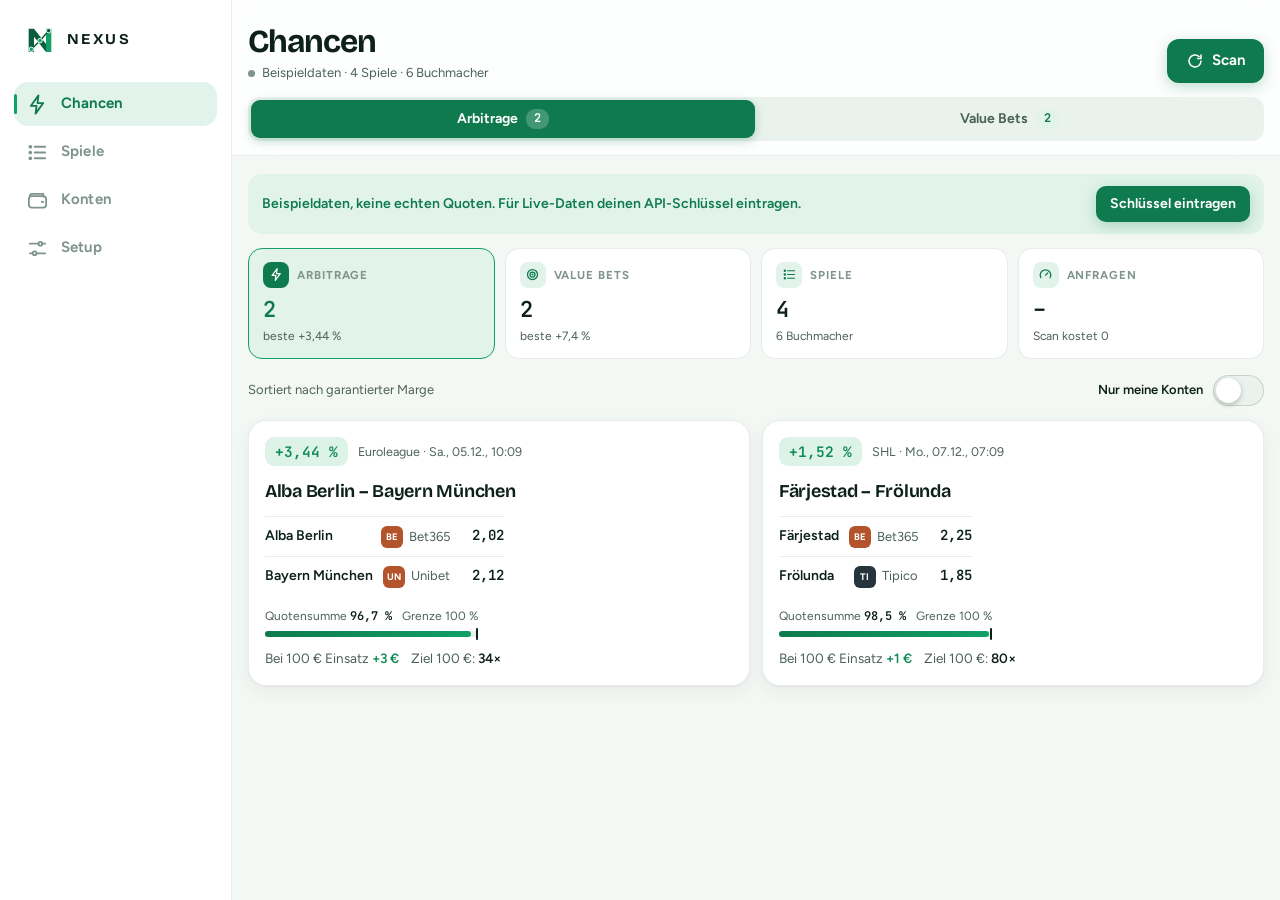
<file: index.html>
<!doctype html>
<html lang="de">
<head>
<meta charset="utf-8">
<meta name="viewport" content="width=device-width, initial-scale=1, viewport-fit=cover">
<meta name="apple-mobile-web-app-capable" content="yes">
<meta name="mobile-web-app-capable" content="yes">
<meta name="apple-mobile-web-app-status-bar-style" content="default">
<meta name="apple-mobile-web-app-title" content="NEXUS">
<meta name="format-detection" content="telephone=no">
<meta name="color-scheme" content="light">
<meta name="theme-color" content="#F4F8F5">
<meta name="description" content="NEXUS scannt echte Live-Quoten nach Arbitrage und Value Bets.">
<title>NEXUS</title>
<link rel="manifest" href="manifest.webmanifest">
<link rel="apple-touch-icon" sizes="180x180" href="icons/apple-touch-icon.png">
<link rel="icon" type="image/png" sizes="32x32" href="icons/favicon-32.png">
<link rel="preconnect" href="https://fonts.googleapis.com">
<link rel="preconnect" href="https://fonts.gstatic.com" crossorigin>
<link rel="stylesheet" href="https://fonts.googleapis.com/css2?family=Bricolage+Grotesque:opsz,wght@12..96,600;12..96,700&family=Figtree:wght@400;500;600;700&family=JetBrains+Mono:wght@500;600&display=swap">

<style>
/* Layout: Tab-Leiste unten auf dem iPhone, Seitenleiste ab Tablet-Breite. Inhalt scrollt in .main, nie im body.
   Richtung: helles Weiß mit Mint-Unterton, tiefes Buchmacher-Grün als einzige Akzentfarbe, Zahlen in Mono. */
:root{--st:0px;--sb:0px;--sl:0px;--sr:0px}
@media (display-mode:standalone){:root{--st:env(safe-area-inset-top,0px);--sb:env(safe-area-inset-bottom,0px);--sl:env(safe-area-inset-left,0px);--sr:env(safe-area-inset-right,0px)}}
html.standalone{--st:env(safe-area-inset-top,0px);--sb:env(safe-area-inset-bottom,0px);--sl:env(safe-area-inset-left,0px);--sr:env(safe-area-inset-right,0px)}
:root{
  --display:"Bricolage Grotesque","Figtree",-apple-system,BlinkMacSystemFont,"Segoe UI",sans-serif;
  --font:"Figtree",-apple-system,BlinkMacSystemFont,"Segoe UI",Roboto,"Helvetica Neue",Arial,sans-serif;
  --mono:"JetBrains Mono",ui-monospace,"SF Mono",SFMono-Regular,Menlo,Consolas,monospace;
  --bg:#F4F8F5; --surface:#FFFFFF; --surface2:#EAF2ED; --glass:rgba(255,255,255,.84);
  --line:rgba(14,52,34,.09); --line2:rgba(14,52,34,.16);
  --fg:#0D2118; --fg2:#4B6157; --fg3:#7F948A;
  --accent:#0E7A4E; --accent2:#12A066; --accent-soft:#E1F3EA; --accent-ring:rgba(18,160,102,.28); --on-accent:#FFFFFF;
  --pos:#0E8A56; --pos-soft:#DDF3E8;
  --neg:#C2382F; --neg-soft:#FBE7E5;
  --warn:#9A6200; --warn-soft:#FBF0D9;
  --shadow:0 1px 2px rgba(13,33,24,.04),0 6px 18px rgba(13,33,24,.05);
  --shadow-hi:0 2px 4px rgba(13,33,24,.05),0 16px 36px rgba(14,122,78,.12);
  --scrim:rgba(9,26,18,.38);
  color-scheme:light;
}
*{box-sizing:border-box}
html,body{height:100%;margin:0;background:var(--bg);color:var(--fg);font:16px/1.45 var(--font);-webkit-text-size-adjust:100%;-webkit-font-smoothing:antialiased;overflow:hidden}
button,input,select{font:inherit;color:inherit}
button{-webkit-tap-highlight-color:transparent;touch-action:manipulation;cursor:pointer}
h1,h2,h3,p{margin:0}
h1,h2{font-family:var(--display);text-wrap:balance}
.num,.mono{font-family:var(--mono);font-variant-numeric:tabular-nums;letter-spacing:-.01em}
.app{height:100%;display:flex;flex-direction:column}
.main{flex:1;min-height:0;overflow-y:auto;-webkit-overflow-scrolling:touch;overscroll-behavior-y:contain;padding-top:var(--st)}
.wrap{width:100%;max-width:1080px;margin:0 auto;padding-left:max(16px,var(--sl));padding-right:max(16px,var(--sr))}
.top{position:sticky;top:0;z-index:20;background:var(--glass);-webkit-backdrop-filter:saturate(160%) blur(20px);backdrop-filter:saturate(160%) blur(20px);border-bottom:1px solid var(--line);padding-top:max(10px,var(--st));margin-top:calc(-1 * var(--st))}
.top-in{padding-top:8px;padding-bottom:14px;display:flex;flex-direction:column;gap:14px}
.title-row{display:flex;align-items:flex-end;justify-content:space-between;gap:12px}
h1{font-size:32px;line-height:36px;font-weight:700;letter-spacing:-.03em}
.sub{margin-top:4px;font-size:13px;color:var(--fg2);min-height:18px;display:flex;align-items:center;gap:7px}
.sub::before{content:"";width:7px;height:7px;border-radius:50%;background:var(--fg3);flex:none}
.sub.live::before{background:var(--accent2);box-shadow:0 0 0 0 var(--accent-ring);animation:pulse 2.2s ease-out infinite}
.sub:empty::before{display:none}
@keyframes pulse{0%{box-shadow:0 0 0 0 var(--accent-ring)}70%{box-shadow:0 0 0 7px rgba(18,160,102,0)}100%{box-shadow:0 0 0 0 rgba(18,160,102,0)}}
.prog{height:3px;background:var(--surface2);border-radius:3px;overflow:hidden}
.prog i{display:block;height:100%;background:linear-gradient(90deg,var(--accent),var(--accent2));transition:width .3s ease}
#view{padding-top:18px;padding-bottom:32px}

/* Navigation */
.nav{order:2;display:flex;background:var(--glass);-webkit-backdrop-filter:saturate(160%) blur(20px);backdrop-filter:saturate(160%) blur(20px);border-top:1px solid var(--line);padding:6px max(8px,var(--sr)) calc(6px + var(--sb)) max(8px,var(--sl));z-index:30}
.brand{display:none}
.nav button{position:relative;flex:1;min-height:50px;display:flex;flex-direction:column;align-items:center;justify-content:center;gap:3px;background:none;border:0;border-radius:14px;color:var(--fg3);font-size:11px;font-weight:650;letter-spacing:.01em;transition:color .18s,background .18s}
.nav button svg{width:23px;height:23px;transition:transform .2s cubic-bezier(.3,1.6,.5,1)}
.nav button:active svg{transform:scale(.86)}
.nav button[aria-current="true"]{color:var(--accent)}
.nav button[aria-current="true"]::after{content:"";position:absolute;top:2px;width:22px;height:3px;border-radius:2px;background:var(--accent2)}
.nav button:focus-visible,.btn:focus-visible,.card:focus-visible,.chip:focus-visible,.icon-btn:focus-visible,.kpi:focus-visible,.sport:focus-visible{outline:2px solid var(--accent2);outline-offset:2px}
@media (min-width:860px){
  .app{flex-direction:row}
  .nav{order:-1;flex-direction:column;justify-content:flex-start;gap:4px;width:232px;flex:none;border-top:0;border-right:1px solid var(--line);padding:calc(24px + var(--st)) 14px 16px max(14px,var(--sl));background:var(--surface)}
  .brand{display:flex;align-items:center;gap:11px;padding:0 10px 22px;font-family:var(--display);font-weight:700;letter-spacing:.16em;font-size:15px}
  .brand i{width:32px;height:32px;display:grid;place-items:center;font-style:normal}
  .brand i svg{width:32px;height:32px}
  .mbrand{display:none!important}
  .nav button{flex:none;flex-direction:row;justify-content:flex-start;gap:12px;min-height:44px;padding:0 12px;font-size:15px}
  .nav button:hover{background:var(--surface2);color:var(--fg)}
  .nav button[aria-current="true"]{background:var(--accent-soft);color:var(--accent)}
  .nav button[aria-current="true"]::after{top:12px;bottom:12px;left:0;width:3px;height:auto}
  .top-in{padding-top:14px}
  .list{grid-template-columns:repeat(2,minmax(0,1fr))!important}
}

/* Controls */
.btn{display:inline-flex;align-items:center;justify-content:center;gap:8px;min-height:44px;padding:0 18px;border:1px solid var(--line2);border-radius:12px;background:var(--surface);font-weight:650;font-size:15px;white-space:nowrap;transition:transform .12s,box-shadow .18s,background .18s,border-color .18s}
.btn:hover{border-color:var(--accent2);box-shadow:0 0 0 3px var(--accent-soft)}
.btn:active{transform:scale(.97)}
.btn.primary{background:var(--accent);border-color:transparent;color:var(--on-accent);box-shadow:0 4px 14px rgba(14,122,78,.25)}
.btn.primary:hover{background:var(--accent2);box-shadow:0 6px 20px rgba(14,122,78,.32)}
.btn.small{min-height:36px;padding:0 13px;font-size:14px;border-radius:10px}
.btn.ghost{background:transparent}
.btn.danger{color:var(--neg)}
.btn.danger:hover{border-color:var(--neg);box-shadow:0 0 0 3px var(--neg-soft)}
.btn[disabled]{opacity:.55;pointer-events:none}
.btn svg{width:18px;height:18px}
.icon-btn{width:40px;height:40px;border-radius:20px;border:0;background:var(--surface2);display:grid;place-items:center;flex:none;transition:background .18s,transform .12s}
.icon-btn:hover{background:var(--accent-soft);color:var(--accent)}
.icon-btn:active{transform:scale(.92)}
.icon-btn svg{width:18px;height:18px}
.seg{display:flex;background:var(--surface2);border-radius:12px;padding:3px;gap:3px}
.seg button{flex:1;min-height:38px;border:0;border-radius:9px;background:none;font-weight:650;font-size:14px;color:var(--fg2);display:flex;align-items:center;justify-content:center;gap:8px;transition:background .2s,color .2s,box-shadow .2s}
.seg button:hover{color:var(--fg)}
.seg button[aria-selected="true"]{background:var(--accent);color:var(--on-accent);box-shadow:0 3px 10px rgba(14,122,78,.28)}
.seg i{font-style:normal;font-family:var(--mono);font-size:12px;padding:1px 8px;border-radius:9px;background:var(--accent-soft);color:var(--accent);transition:background .2s,color .2s}
.seg button[aria-selected="true"] i{background:rgba(255,255,255,.22);color:var(--on-accent)}
.chips{display:flex;gap:8px;overflow-x:auto;padding:2px 0 8px;margin:0 -16px;padding-left:16px;padding-right:16px;scrollbar-width:none;-webkit-overflow-scrolling:touch}
.chips::-webkit-scrollbar{display:none}
.chip{flex:none;min-height:36px;padding:0 14px;border-radius:18px;border:1px solid var(--line2);background:var(--surface);font-size:14px;font-weight:600;color:var(--fg2);transition:all .18s}
.chip:hover{border-color:var(--accent2);color:var(--fg)}
.chip[aria-pressed="true"]{background:var(--accent);border-color:transparent;color:var(--on-accent)}
.field{width:100%;min-height:44px;padding:0 14px;border-radius:11px;border:1px solid var(--line2);background:var(--surface);font-size:16px;outline:none;-webkit-appearance:none;appearance:none;transition:border-color .18s,box-shadow .18s}
.field:focus{border-color:var(--accent2);box-shadow:0 0 0 3px var(--accent-soft)}
select.field{background-image:linear-gradient(45deg,transparent 50%,var(--fg3) 50%),linear-gradient(135deg,var(--fg3) 50%,transparent 50%);background-position:calc(100% - 20px) 19px,calc(100% - 15px) 19px;background-size:5px 5px;background-repeat:no-repeat;padding-right:34px}
.sw{position:relative;display:inline-block;width:51px;height:31px;flex:none}
.sw input{position:absolute;inset:0;opacity:0;margin:0;width:100%;height:100%;cursor:pointer;z-index:1}
.sw span{position:absolute;inset:0;border-radius:16px;background:var(--surface2);border:1px solid var(--line2);transition:background .2s}
.sw span::after{content:"";position:absolute;top:2px;left:2px;width:25px;height:25px;border-radius:50%;background:var(--surface);box-shadow:0 2px 5px rgba(13,33,24,.25);transition:transform .25s cubic-bezier(.3,1.4,.5,1)}
.sw input:checked+span{background:var(--accent2);border-color:transparent}
.sw input:checked+span::after{transform:translateX(20px)}
.sw input:focus-visible+span{outline:2px solid var(--accent2);outline-offset:2px}

/* Übersicht */
.kpis{display:grid;grid-template-columns:repeat(4,minmax(0,1fr));gap:10px;margin-bottom:16px}
@media (max-width:620px){.kpis{grid-template-columns:repeat(2,minmax(0,1fr));gap:8px}.kpi{padding:10px 12px}.kpi b{font-size:19px}}
.kpi{display:flex;flex-direction:column;gap:2px;min-width:0;padding:13px 14px;border-radius:14px;background:var(--surface);border:1px solid var(--line);text-align:left;transition:border-color .18s,box-shadow .18s,transform .12s}
button.kpi:hover{border-color:var(--accent2);box-shadow:var(--shadow-hi)}
button.kpi:active{transform:scale(.98)}
.kpi-h{display:flex;align-items:center;gap:8px;margin-bottom:4px}
.kpi-ic{width:26px;height:26px;border-radius:8px;background:var(--accent-soft);color:var(--accent);display:grid;place-items:center;flex:none;transition:background .18s,color .18s}
.kpi-ic svg{width:15px;height:15px}
.kpi.on .kpi-ic{background:var(--accent);color:var(--on-accent)}
.kpi small{font-size:11.5px;font-weight:700;letter-spacing:.08em;text-transform:uppercase;color:var(--fg3)}
.kpi b{font-family:var(--mono);font-size:22px;font-weight:600;letter-spacing:-.02em;white-space:nowrap;overflow:hidden;text-overflow:ellipsis}
.kpi.on{border-color:var(--accent2);background:var(--accent-soft)}
.kpi.on b{color:var(--accent)}
.kpi em{font-style:normal;font-size:12px;color:var(--fg2)}
.demo{display:flex;align-items:center;justify-content:space-between;gap:12px;flex-wrap:wrap;margin-bottom:14px;padding:12px 14px;border-radius:14px;background:var(--accent-soft);color:var(--accent);font-size:14px;font-weight:600}
.demo span{min-width:0}

/* Karten */
.list{display:grid;grid-template-columns:minmax(0,1fr);gap:12px}
.card{display:flex;flex-direction:column;gap:12px;width:100%;min-width:0;text-align:left;padding:16px;background:var(--surface);border:1px solid var(--line);border-radius:18px;box-shadow:var(--shadow);transition:transform .2s cubic-bezier(.2,.8,.2,1),box-shadow .2s,border-color .2s;animation:rise .4s cubic-bezier(.2,.8,.2,1) both}
.card:hover{transform:translateY(-2px);box-shadow:var(--shadow-hi);border-color:rgba(18,160,102,.35)}
.card:active{transform:scale(.988)}
.list .card:nth-child(2){animation-delay:.04s}.list .card:nth-child(3){animation-delay:.08s}.list .card:nth-child(4){animation-delay:.12s}.list .card:nth-child(n+5){animation-delay:.16s}
@keyframes rise{from{transform:translateY(8px);opacity:.4}to{transform:none;opacity:1}}
.card>span{display:block;min-width:0}
.card-top{display:flex!important;align-items:center;justify-content:space-between;gap:10px}
.meta{font-size:12.5px;color:var(--fg2);overflow:hidden;text-overflow:ellipsis;white-space:nowrap;text-align:right}
.teams{font-family:var(--display);font-size:18px;font-weight:650;letter-spacing:-.015em;overflow-wrap:anywhere}
.badge{display:inline-flex;align-items:center;font-family:var(--mono);font-weight:600;font-size:14.5px;padding:4px 10px;border-radius:9px;background:var(--pos-soft);color:var(--pos);white-space:nowrap}
.badge.acc{background:var(--accent);color:var(--on-accent)}
.legs{display:flex!important;flex-direction:column;gap:0}
.leg{display:grid;grid-template-columns:minmax(0,1fr) auto auto;gap:10px;align-items:baseline;padding:8px 0;border-top:1px solid var(--line);font-size:14px}
.leg-o{font-weight:600;overflow:hidden;text-overflow:ellipsis;white-space:nowrap}
.leg-b{display:flex;align-items:center;gap:6px;color:var(--fg2);font-size:13px;max-width:140px;overflow:hidden;white-space:nowrap}
.leg-b>span{overflow:hidden;text-overflow:ellipsis}
.bk{display:inline-grid;place-items:center;flex:none;width:22px;height:22px;border-radius:6px;font:700 9.5px/1 var(--font);letter-spacing:.02em;color:#FFFFFF}
.bk0{background:#0E7A4E}.bk1{background:#1D6F8C}.bk2{background:#5B4A9E}.bk3{background:#B4542D}.bk4{background:#26343D}.bk5{background:#8A6A12}
.mbrand{display:flex;align-items:center;gap:7px;font-family:var(--display);font-weight:700;font-size:12px;letter-spacing:.18em;color:var(--accent);margin-bottom:2px}
.mbrand svg{width:20px;height:20px}
.leg-p{font-family:var(--mono);font-weight:600;font-variant-numeric:tabular-nums;min-width:44px;text-align:right}
.pbar{display:flex!important;flex-direction:column;gap:6px}
.pbar-l{display:flex;justify-content:space-between;gap:10px;font-size:12px;color:var(--fg2)}
.pbar-l b{font-family:var(--mono);font-weight:600;color:var(--fg)}
.pbar-t{position:relative;height:6px;border-radius:3px;background:var(--surface2);overflow:visible}
.pbar-t i{position:absolute;left:0;top:0;bottom:0;border-radius:3px;background:linear-gradient(90deg,var(--accent),var(--accent2));transform-origin:left;animation:grow .7s cubic-bezier(.2,.8,.2,1) both}
.pbar-t u{position:absolute;top:-3px;bottom:-3px;width:2px;border-radius:1px;background:var(--fg);text-decoration:none}
@keyframes grow{from{transform:scaleX(.2)}to{transform:none}}
.flags{display:flex!important;flex-wrap:wrap;gap:6px}
.flag{font-size:12px;font-weight:650;padding:3px 9px;border-radius:8px;background:var(--warn-soft);color:var(--warn)}
.flag.ok{background:var(--pos-soft);color:var(--pos)}
.kv{display:flex!important;justify-content:space-between;gap:12px;font-size:13.5px;color:var(--fg2)}
.kv b{color:var(--fg);font-weight:600}
.empty{display:flex;flex-direction:column;align-items:center;text-align:center;gap:12px;padding:44px 12px 28px;max-width:440px;margin:0 auto}
.empty .glyph{width:64px;height:64px;border-radius:20px;background:var(--accent-soft);color:var(--accent);display:grid;place-items:center}
.empty .glyph svg{width:30px;height:30px}
.empty h2{font-size:22px;letter-spacing:-.02em}
.empty p{color:var(--fg2);font-size:15px}
.empty .acts{display:flex;gap:10px;flex-wrap:wrap;justify-content:center}
.note{font-size:13.5px;color:var(--fg2);padding:12px 14px;border-radius:12px;background:var(--surface);border:1px solid var(--line)}
.note.warn{background:var(--warn-soft);border-color:transparent;color:var(--warn)}
.bar-info{display:flex;align-items:center;justify-content:space-between;gap:12px;flex-wrap:wrap;margin-bottom:14px;font-size:13px;color:var(--fg2)}
.bar-info label{margin-left:auto;display:flex;align-items:center;gap:10px;font-weight:600;color:var(--fg)}
.errs{margin-bottom:14px}

/* Gruppierte Listen (Einstellungen, Konten) */
.group{margin-bottom:24px}
.group>h3{font-size:11.5px;font-weight:700;letter-spacing:.09em;text-transform:uppercase;color:var(--fg3);padding:0 6px 8px}
.panel{background:var(--surface);border:1px solid var(--line);border-radius:16px;overflow:hidden;box-shadow:var(--shadow)}
.row{display:flex;align-items:center;justify-content:space-between;gap:14px;padding:12px 16px;min-height:58px}
.row+.row{border-top:1px solid var(--line)}
.row.stack{flex-direction:column;align-items:stretch;gap:8px}
.row-t{font-weight:650;font-size:15.5px}
.row-h{font-size:12.5px;color:var(--fg2);margin-top:2px}
.row-c{display:flex;align-items:center;gap:8px;flex:none}
.row-c .field{width:120px;text-align:right}
.row-c select.field{width:auto;min-width:130px;text-align:left}
.row-l{min-width:0}
.hint{font-size:12.5px;color:var(--fg2);padding:8px 8px 0}
.stat{display:grid;grid-template-columns:repeat(auto-fit,minmax(104px,1fr));gap:10px;margin-bottom:18px}
.stat>div{background:var(--surface);border:1px solid var(--line);border-radius:14px;padding:12px 14px;min-width:0}
.stat small{display:block;font-size:11.5px;font-weight:700;letter-spacing:.08em;text-transform:uppercase;color:var(--fg3);margin-bottom:4px}
.stat b{font-size:20px;letter-spacing:-.02em;white-space:nowrap}
.acct{display:grid;grid-template-columns:minmax(0,1fr) 128px 40px;gap:10px;align-items:center;padding:10px 16px}
.acct+.acct{border-top:1px solid var(--line)}
.acct .nm{font-weight:650;overflow:hidden;text-overflow:ellipsis;white-space:nowrap}
.acct .st{font-size:12px;color:var(--fg2)}
.acct .field{text-align:right}
.addrow{display:grid;grid-template-columns:minmax(0,1fr) 120px auto;gap:10px;padding:12px 16px;border-top:1px solid var(--line);align-items:center;background:var(--bg)}
@media (max-width:520px){.addrow{grid-template-columns:1fr 1fr}.addrow .btn{grid-column:1/-1}}

/* Sheet */
#sheetRoot{position:fixed;inset:0;z-index:60;pointer-events:none}
#sheetRoot.open{pointer-events:auto}
.scrim{position:absolute;inset:0;background:var(--scrim);opacity:0;transition:opacity .28s;touch-action:none;-webkit-backdrop-filter:blur(2px);backdrop-filter:blur(2px)}
.open .scrim{opacity:1}
.sheet{position:absolute;left:0;right:0;bottom:0;max-height:92%;max-height:92dvh;display:flex;flex-direction:column;background:var(--bg);border-radius:24px 24px 0 0;transform:translateY(102%);transition:transform .38s cubic-bezier(.2,.85,.2,1);box-shadow:0 -10px 40px rgba(9,26,18,.18)}
.open .sheet{transform:none}
.grab{padding:10px 0 2px;display:flex;justify-content:center;touch-action:none}
.grab .bar{width:38px;height:5px;border-radius:3px;background:var(--fg3);opacity:.45}
.sheet-head{display:flex;align-items:flex-start;justify-content:space-between;gap:12px;padding:8px max(18px,var(--sl)) 12px max(18px,var(--sl))}
.sheet-head h2{font-size:21px;line-height:27px;letter-spacing:-.02em;overflow-wrap:anywhere}
.sheet-head p{font-size:13px;color:var(--fg2);margin-top:2px}
.sheet-body{overflow-y:auto;-webkit-overflow-scrolling:touch;overscroll-behavior:contain;padding:4px max(18px,var(--sl)) calc(24px + var(--sb));display:flex;flex-direction:column;gap:16px}
.sheet-foot{padding:10px 18px calc(12px + var(--sb));border-top:1px solid var(--line);background:var(--surface)}
@media (min-width:860px){
  .sheet{left:auto;top:0;width:min(560px,100%);max-height:none;border-radius:24px 0 0 24px;transform:translateX(102%)}
  .grab{display:none}
  .sheet-head{padding-top:calc(24px + var(--st))}
}
.hero{display:flex;align-items:baseline;justify-content:space-between;gap:12px;flex-wrap:wrap;padding:18px;border-radius:18px;background:var(--surface);border:1px solid var(--line);box-shadow:var(--shadow)}
.hero .big{font-size:34px;font-weight:600;letter-spacing:-.03em;color:var(--pos);font-family:var(--mono)}
.hero .big.neg{color:var(--neg)}
.hero small{color:var(--fg2);font-size:13px}
.leg-card{padding:14px 16px;border-radius:14px;background:var(--surface);border:1px solid var(--line);display:grid;grid-template-columns:minmax(0,1fr) auto;gap:4px 12px;align-items:baseline}
.leg-card .l1{font-weight:700;overflow-wrap:anywhere}
.leg-card .l2{font-size:13px;color:var(--fg2)}
.leg-card .stake{font-family:var(--mono);font-size:21px;font-weight:600;text-align:right;color:var(--accent)}
.leg-card .r2{font-size:12.5px;color:var(--fg2);text-align:right;font-family:var(--mono)}
.tbl-wrap{overflow-x:auto;border-radius:14px;border:1px solid var(--line);background:var(--surface);-webkit-overflow-scrolling:touch}
table{border-collapse:collapse;width:100%;font-size:14px}
th,td{padding:9px 12px;text-align:right;white-space:nowrap;border-top:1px solid var(--line)}
th{font-size:12px;color:var(--fg2);font-weight:650;border-top:0;max-width:130px;overflow:hidden;text-overflow:ellipsis;background:var(--bg)}
th:first-child,td:first-child{text-align:left;position:sticky;left:0;background:var(--surface)}
th:first-child{background:var(--bg)}
tbody tr{transition:background .15s}
tbody tr:hover td{background:var(--accent-soft)}
td.best{color:var(--accent);font-weight:700}
td.mono,td.best{font-family:var(--mono)}
.sec-t{font-size:11.5px;font-weight:700;letter-spacing:.09em;text-transform:uppercase;color:var(--fg3)}
.grid2{display:grid;grid-template-columns:repeat(2,minmax(0,1fr));gap:10px}
.grid2>div{background:var(--surface);border:1px solid var(--line);border-radius:14px;padding:12px 14px}
.grid2 small{display:block;font-size:12px;color:var(--fg2)}
.grid2 b{font-size:18px;font-family:var(--mono);font-weight:600}
.sport-grp{font-size:11.5px;font-weight:700;letter-spacing:.09em;text-transform:uppercase;color:var(--fg3);padding:14px 4px 6px}
.sport{display:flex;align-items:center;justify-content:space-between;gap:12px;width:100%;min-height:48px;padding:0 14px;background:var(--surface);border:0;text-align:left;font-size:15px;transition:background .15s}
.sport:hover{background:var(--bg)}
.sport+.sport{border-top:1px solid var(--line)}
.sport .ck{width:22px;height:22px;border-radius:11px;border:2px solid var(--fg3);display:grid;place-items:center;flex:none;transition:all .2s}
.sport[aria-pressed="true"] .ck{background:var(--accent2);border-color:var(--accent2);color:var(--on-accent)}
.sport .ck svg{width:12px;height:12px;opacity:0;transform:scale(.4);transition:all .2s cubic-bezier(.3,1.6,.5,1)}
.sport[aria-pressed="true"] .ck svg{opacity:1;transform:none}
.toast{position:fixed;left:50%;transform:translateX(-50%);bottom:calc(90px + var(--sb));z-index:90;max-width:min(92vw,460px);padding:12px 16px;border-radius:14px;background:var(--fg);color:var(--surface);font-size:14px;font-weight:600;box-shadow:0 10px 30px rgba(9,26,18,.28);animation:tin .28s cubic-bezier(.2,.8,.2,1)}
@media (min-width:860px){.toast{bottom:28px}}
@keyframes tin{from{opacity:0;transform:translate(-50%,10px)}to{opacity:1;transform:translate(-50%,0)}}
.spin{animation:rot 1s linear infinite}
@keyframes rot{to{transform:rotate(360deg)}}
@media (prefers-reduced-motion:reduce){*{animation:none!important;transition:none!important}}
</style>
</head>
<body>
<noscript>NEXUS benötigt JavaScript.</noscript>
<div class="app" id="app">
  <nav class="nav" id="nav" aria-label="Hauptnavigation"></nav>
  <main class="main" id="main">
    <header class="top" id="top"></header>
    <div class="wrap" id="view"></div>
  </main>
</div>
<div id="sheetRoot"></div>

<script>
/*LOGIC-START*/
const Logic = (() => {
  const norm = s => String(s == null ? '' : s).toLowerCase().replace(/[^a-z0-9]/g, '');
  const sum = a => a.reduce((x, y) => x + y, 0);
  const devig = odds => { const inv = odds.map(o => 1 / o); const s = sum(inv); return inv.map(x => x / s); };
  const median = a => { const b = [...a].sort((x, y) => x - y); const m = b.length >> 1; return b.length % 2 ? b[m] : (b[m - 1] + b[m]) / 2; };
  const isPinnacle = r => norm(r.key).includes('pinnacle');

  function matchName(entryName, book) {
    const a = norm(entryName);
    if (a.length < 3) return false;
    const t = norm(book.title), k = norm(book.key);
    return (t.length >= 3 && (t.includes(a) || a.includes(t))) || (k.length >= 3 && (k.includes(a) || a.includes(k)));
  }
  function balanceOf(balances, book) {
    const hit = balances.find(b => matchName(b.name, book));
    return hit ? Number(hit.balance) || 0 : null;
  }

  /** Gruppiert die Quoten eines Spiels je Markt und Linie. Nur vollständige Märkte kommen durch. */
  function buildGroups(ev, cfg) {
    const want = new Set(cfg.markets);
    const map = new Map();
    for (const bk of ev.bookmakers || []) {
      if (cfg.bookFilter && !cfg.bookFilter(bk)) continue;
      for (const m of bk.markets || []) {
        if (!want.has(m.key)) continue;
        const lines = new Map();
        for (const o of m.outcomes || []) {
          const price = Number(o.price);
          if (!(price > 1)) continue;
          let line = null;
          if (m.key === 'totals') line = o.point;
          else if (m.key === 'spreads') line = (o.name === ev.home_team) ? o.point : -o.point;
          if ((m.key === 'totals' || m.key === 'spreads') && typeof line !== 'number') continue;
          const lk = line === null ? '' : String(line);
          if (!lines.has(lk)) lines.set(lk, { line, prices: {} });
          lines.get(lk).prices[o.name] = price;
        }
        for (const [lk, L] of lines) {
          const gk = m.key + '|' + lk;
          if (!map.has(gk)) map.set(gk, { market: m.key, line: L.line, rows: [] });
          map.get(gk).rows.push({ key: bk.key, title: bk.title, updated: m.last_update || bk.last_update, prices: L.prices });
        }
      }
    }
    const out = [];
    for (const g of map.values()) {
      let names;
      if (g.market === 'h2h') {
        const three = g.rows.some(r => 'Draw' in r.prices);
        names = three ? [ev.home_team, 'Draw', ev.away_team] : [ev.home_team, ev.away_team];
      } else if (g.market === 'totals') names = ['Over', 'Under'];
      else names = [ev.home_team, ev.away_team];
      const rows = g.rows.filter(r => names.every(n => r.prices[n] > 1));
      if (!rows.length) continue;
      out.push({ id: ev.id + '|' + g.market + '|' + (g.line === null ? '' : g.line), eventId: ev.id, market: g.market, line: g.line, names, rows });
    }
    const order = { h2h: 0, totals: 1, spreads: 2 };
    out.sort((a, b) => (order[a.market] - order[b.market]) || ((a.line || 0) - (b.line || 0)));
    return out;
  }

  const upcoming = (ev, cfg) => cfg.includeLive || new Date(ev.commence_time).getTime() > (cfg.now || Date.now());

  function findArbs(events, cfg) {
    const out = [];
    for (const ev of events) {
      if (!upcoming(ev, cfg)) continue;
      for (const g of buildGroups(ev, cfg)) {
        if (g.rows.length < 2) continue;
        const best = g.names.map(n => {
          let b = null;
          for (const r of g.rows) if (!b || r.prices[n] > b.price) b = { name: n, price: r.prices[n], key: r.key, title: r.title, updated: r.updated };
          return b;
        });
        const s = sum(best.map(b => 1 / b.price));
        if (s < 1 - 1e-9) {
          const margin = 1 / s - 1;
          if (margin >= (cfg.minMargin || 0)) out.push({ id: g.id, eventId: ev.id, market: g.market, line: g.line, names: g.names, best, rows: g.rows, sum: s, margin });
        }
      }
    }
    return out.sort((a, b) => b.margin - a.margin);
  }

  /** Value: Quote gegen faire Wahrscheinlichkeit aus Pinnacle (Marge entfernt) oder Marktkonsens. */
  function findValue(events, cfg) {
    const out = [];
    const minConsensus = cfg.minConsensus || 4;
    for (const ev of events) {
      if (!upcoming(ev, cfg)) continue;
      for (const g of buildGroups(ev, cfg)) {
        const pin = g.rows.find(isPinnacle);
        const perBook = new Map(g.rows.map(r => [r, devig(g.names.map(n => r.prices[n]))]));
        for (const r of g.rows) {
          let probs, method, nref;
          if (pin) {
            if (r === pin) continue;
            probs = perBook.get(pin); method = 'pinnacle'; nref = 1;
          } else {
            const others = g.rows.filter(x => x !== r);
            if (others.length < minConsensus - 1) continue;
            const med = g.names.map((_, i) => median(others.map(o => perBook.get(o)[i])));
            const s = sum(med);
            probs = med.map(x => x / s); method = 'consensus'; nref = others.length;
          }
          g.names.forEach((n, i) => {
            const price = r.prices[n];
            const edge = price * probs[i] - 1;
            if (edge >= cfg.minEdge && edge <= (cfg.maxEdge || 1) && price >= (cfg.minOdds || 1.01) && price <= (cfg.maxOdds || 1000)) {
              out.push({
                id: g.id + '|' + n + '|' + r.key, groupId: g.id, eventId: ev.id, market: g.market, line: g.line, names: g.names,
                outcome: n, price, key: r.key, title: r.title, updated: r.updated, p: probs[i], fair: 1 / probs[i], edge,
                kelly: kelly(probs[i], price), method, nref, rows: g.rows
              });
            }
          });
        }
      }
    }
    return out.sort((a, b) => b.edge - a.edge);
  }

  function kelly(p, o) { const f = (p * o - 1) / (o - 1); return f > 0 ? f : 0; }
  function roundStake(s) { return s >= 10 ? Math.round(s) : Math.round(s * 2) / 2; }
  function kellyStake(bankroll, f, fraction, maxPct, balance) {
    if (!(bankroll > 0)) return null;
    let s = bankroll * f * fraction;
    s = Math.min(s, bankroll * maxPct);
    if (balance != null) s = Math.min(s, balance);
    return Math.max(0, s);
  }
  function arbStakes(total, best, round) {
    const s = sum(best.map(b => 1 / b.price));
    const ideal = best.map(b => total * (1 / b.price) / s);
    const stakes = round ? ideal.map(x => Math.max(0, Math.round(x))) : ideal;
    const spent = sum(stakes);
    const payouts = stakes.map((x, i) => x * best[i].price);
    const minPay = Math.min(...payouts);
    return { stakes, spent, payouts, minPay, profit: minPay - spent, roi: spent > 0 ? (minPay - spent) / spent : 0 };
  }
  function maxTotal(best, balOf) {
    const s = sum(best.map(b => 1 / b.price));
    let m = Infinity, unknown = false;
    for (const b of best) {
      const bal = balOf(b);
      if (bal == null) { unknown = true; continue; }
      m = Math.min(m, bal * s * b.price);
    }
    return { max: Number.isFinite(m) ? m : null, unknown };
  }
  return { norm, devig, median, matchName, balanceOf, buildGroups, findArbs, findValue, kelly, kellyStake, roundStake, arbStakes, maxTotal };
})();
/*LOGIC-END*/
</script>

<script>
(() => {
'use strict';
const $ = s => document.querySelector(s);
const esc = s => String(s == null ? '' : s).replace(/[&<>"']/g, c => ({ '&': '&amp;', '<': '&lt;', '>': '&gt;', '"': '&quot;', "'": '&#39;' }[c]));

/* ---------- Speicher ---------- */
const store = {
  get(k, d) { try { const v = localStorage.getItem('nexus.' + k); return v == null ? d : JSON.parse(v); } catch (e) { return d; } },
  set(k, v) { try { localStorage.setItem('nexus.' + k, JSON.stringify(v)); return true; } catch (e) { return false; } },
  del(k) { try { localStorage.removeItem('nexus.' + k); } catch (e) {} }
};
const DEFAULTS = {
  apiKey: '', regions: ['eu', 'uk'], markets: ['h2h'], days: 3, sports: [], includeLive: false, autoMin: 0,
  minArb: 0, minEdge: 3, kelly: 0.25, maxStake: 5, bankroll: 0, onlyMine: false, roundStakes: true, arbTotal: 100, goal: 100,
  tg: { token: '', chat: '', enabled: false, arb: true, value: true }
};
const merge = (d, s) => { const o = Array.isArray(d) ? [...d] : { ...d }; for (const k in (s || {})) { o[k] = (d[k] && typeof d[k] === 'object' && !Array.isArray(d[k])) ? merge(d[k], s[k]) : s[k]; } return o; };

const S = {
  tab: 'chancen', seg: 'arb', sheet: null, scanning: false, progress: null,
  settings: merge(DEFAULTS, store.get('settings', {})),
  balances: store.get('balances', []),
  sports: store.get('sports', []),
  scan: store.get('scan', null),
  quota: store.get('quota', null),
  analysis: { arbs: [], values: [], books: [] },
  evById: new Map(), evCache: new Map(), evq: '', evLeague: 'all', leagueQ: '', keyStatus: '', tgStatus: '', chatStatus: ''
};
const saveSettings = () => store.set('settings', S.settings);
const saveBalances = () => store.set('balances', S.balances);

/* ---------- Formatierung ---------- */
const nfs = {};
const nf = (v, d = 2) => (nfs[d] || (nfs[d] = new Intl.NumberFormat('de-AT', { minimumFractionDigits: d, maximumFractionDigits: d }))).format(v);
/* Beträge in ganzen Euro. Zwischen 0 und 1 € steht „unter 1 €“, damit kein Gewinn als 0 € erscheint. */
const eur = v => { const r = Math.round(v); return r === 0 && v > 0 ? 'unter 1 €' : nf(r, 0) + ' €'; };
const eurc = eur;
const pct = (v, d = 2) => nf(v * 100, d) + ' %';
const odds = o => nf(o, 2);
const parseNum = s => {
  let t = String(s).trim().replace(/\s/g, '');
  if (t.includes(',') && t.includes('.')) t = t.replace(/\./g, '').replace(',', '.');
  else t = t.replace(',', '.');
  const n = parseFloat(t);
  return Number.isFinite(n) ? n : NaN;
};
const kickoff = iso => new Date(iso).toLocaleString('de-AT', { weekday: 'short', day: '2-digit', month: '2-digit', hour: '2-digit', minute: '2-digit' });
const until = iso => {
  const m = Math.round((new Date(iso).getTime() - Date.now()) / 60000);
  if (m <= 0) return 'läuft';
  if (m < 60) return 'in ' + m + ' Min';
  if (m < 48 * 60) return 'in ' + Math.floor(m / 60) + ' Std ' + (m % 60 ? (m % 60) + ' Min' : '');
  return 'in ' + Math.round(m / 1440) + ' Tagen';
};
const agoMs = t => Date.now() - (typeof t === 'number' ? t : new Date(t).getTime());
const ago = t => {
  const m = Math.floor(agoMs(t) / 60000);
  if (m < 1) return 'gerade eben';
  if (m < 60) return 'vor ' + m + ' Min';
  if (m < 1440) return 'vor ' + Math.floor(m / 60) + ' Std';
  return 'vor ' + Math.floor(m / 1440) + ' Tagen';
};

/* ---------- Icons ---------- */
const I = {
  bolt: '<svg viewBox="0 0 24 24" fill="none" stroke="currentColor" stroke-width="1.9" stroke-linecap="round" stroke-linejoin="round"><path d="M13 2.5 5 13.5h6l-1 8 8-11h-6z"/></svg>',
  list: '<svg viewBox="0 0 24 24" fill="none" stroke="currentColor" stroke-width="1.9" stroke-linecap="round" stroke-linejoin="round"><path d="M9 6h11M9 12h11M9 18h11"/><circle cx="4.5" cy="6" r="1"/><circle cx="4.5" cy="12" r="1"/><circle cx="4.5" cy="18" r="1"/></svg>',
  wallet: '<svg viewBox="0 0 24 24" fill="none" stroke="currentColor" stroke-width="1.9" stroke-linecap="round" stroke-linejoin="round"><path d="M4 7.5A2.5 2.5 0 0 1 6.5 5H18v3"/><rect x="3" y="7.5" width="18" height="12" rx="3"/><path d="M16.5 13.5h1.5"/></svg>',
  sliders: '<svg viewBox="0 0 24 24" fill="none" stroke="currentColor" stroke-width="1.9" stroke-linecap="round" stroke-linejoin="round"><path d="M4 7h9M17 7h3M4 17h3M11 17h9"/><circle cx="15" cy="7" r="2"/><circle cx="9" cy="17" r="2"/></svg>',
  scan: '<svg viewBox="0 0 24 24" fill="none" stroke="currentColor" stroke-width="2" stroke-linecap="round" stroke-linejoin="round"><path d="M20 12a8 8 0 1 1-2.6-5.9"/><path d="M20 4v4.5h-4.5"/></svg>',
  x: '<svg viewBox="0 0 24 24" fill="none" stroke="currentColor" stroke-width="2.2" stroke-linecap="round"><path d="M6 6l12 12M18 6 6 18"/></svg>',
  check: '<svg viewBox="0 0 24 24" fill="none" stroke="currentColor" stroke-width="3.4" stroke-linecap="round" stroke-linejoin="round"><path d="M5 12.5l4.5 4.5L19 7.5"/></svg>',
  trash: '<svg viewBox="0 0 24 24" fill="none" stroke="currentColor" stroke-width="1.9" stroke-linecap="round" stroke-linejoin="round"><path d="M4 7h16M9 7V4.5h6V7M6.5 7l1 13h9l1-13"/></svg>'
};

const MARK = '<svg viewBox="0 0 48 48" aria-hidden="true"><path fill="#0B5E3C" d="M7 7h8l18 23v12L15 19v23H7z"/><path fill="#12A066" d="M33 7h8v35h-8z"/><path d="M11 38 24 25 37 10" fill="none" stroke="#0B5E3C" stroke-width="2.2" stroke-linecap="round"/><circle cx="11" cy="38" r="3.4" fill="#12A066" stroke="#fff" stroke-width="1.4"/><circle cx="24" cy="25" r="3.4" fill="#12A066" stroke="#fff" stroke-width="1.4"/><circle cx="37" cy="10" r="3.4" fill="#0B5E3C" stroke="#fff" stroke-width="1.4"/></svg>';
I.target = '<svg viewBox="0 0 24 24" fill="none" stroke="currentColor" stroke-width="2" stroke-linecap="round"><circle cx="12" cy="12" r="8"/><circle cx="12" cy="12" r="4"/><circle cx="12" cy="12" r=".6" fill="currentColor"/></svg>';
I.gauge = '<svg viewBox="0 0 24 24" fill="none" stroke="currentColor" stroke-width="2" stroke-linecap="round" stroke-linejoin="round"><path d="M4.5 17a8.5 8.5 0 1 1 15 0"/><path d="M12 13l3.5-3.5"/></svg>';
/* Buchmacher-Kürzel mit fester Farbe je Name */
function bkChip(title) {
  const t = String(title || ''), w = t.replace(/[^A-Za-z0-9 ]/g, '').trim().split(/\s+/);
  const ab = (w.length > 1 ? w[0][0] + w[1][0] : t.replace(/[^A-Za-z0-9]/g, '').slice(0, 2)).toUpperCase();
  let h = 0; for (const c of t) h = (h * 31 + c.charCodeAt(0)) >>> 0;
  return '<i class="bk bk' + (h % 6) + '" aria-hidden="true">' + esc(ab) + '</i>';
}

/* ---------- Labels ---------- */
const GROUPS = { 'Soccer': 'Fußball', 'Ice Hockey': 'Eishockey', 'Mixed Martial Arts': 'MMA', 'Boxing': 'Boxen', 'Aussie Rules': 'Australian Football', 'Rugby League': 'Rugby League', 'Rugby Union': 'Rugby Union' };
const grpName = g => GROUPS[g] || g;
const mkLabel = (g) => g.market === 'h2h' ? (g.names.length === 3 ? 'Spielausgang (1X2)' : 'Sieger') : g.market === 'totals' ? 'Über/Unter ' + nf(g.line, 1) : 'Handicap ' + (g.line > 0 ? '+' : '') + nf(g.line, 1);
const sign = v => (v > 0 ? '+' : '') + nf(v, 1);
function outLabel(item, name, ev) {
  if (item.market === 'h2h') return name === 'Draw' ? 'Unentschieden' : name;
  if (item.market === 'totals') return (name === 'Over' ? 'Über ' : 'Unter ') + nf(item.line, 1);
  const pt = name === ev.home_team ? item.line : -item.line;
  return name + ' ' + sign(pt);
}
const evOf = id => S.evById.get(id);
const evTitle = ev => ev ? esc(ev.home_team) + ' – ' + esc(ev.away_team) : '';

/* ---------- Berechnung ---------- */
const bankroll = () => { const s = S.balances.reduce((a, b) => a + (Number(b.balance) || 0), 0); return s > 0 ? s : (S.settings.bankroll || 0); };
const balanceFor = b => Logic.balanceOf(S.balances, { key: b.key, title: b.title });
const cost = () => S.settings.sports.length * S.settings.markets.length * S.settings.regions.length;

function groupsOf(ev) {
  if (!S.evCache.has(ev.id)) S.evCache.set(ev.id, Logic.buildGroups(ev, { markets: S.scan.params.markets }));
  return S.evCache.get(ev.id);
}
function analyze() {
  const sc = S.scan, st = S.settings;
  S.evById = new Map(); S.evCache = new Map();
  if (!sc) { S.analysis = { arbs: [], values: [], books: [] }; return; }
  for (const ev of sc.events) S.evById.set(ev.id, ev);
  const mine = S.balances;
  const bookFilter = (st.onlyMine && mine.length) ? (b => mine.some(x => Logic.matchName(x.name, b))) : null;
  const cfg = { markets: sc.params.markets, bookFilter, includeLive: st.includeLive, now: Date.now(), minMargin: Math.max(0, st.minArb) / 100, minEdge: Math.max(0, st.minEdge) / 100, maxEdge: 0.25, minOdds: 1.3, maxOdds: 8, minConsensus: 4 };
  const arbs = Logic.findArbs(sc.events, cfg);
  const values = Logic.findValue(sc.events, cfg);
  const books = [...new Set(sc.events.flatMap(e => (e.bookmakers || []).map(b => b.title)))].sort((a, b) => a.localeCompare(b, 'de'));
  S.analysis = { arbs, values, books };
}

/* ---------- API ---------- */
const API = 'https://api.the-odds-api.com/v4';
const num = v => { const n = parseFloat(v); return Number.isFinite(n) ? n : null; };
/* Unterscheidet, warum fetch scheitert: kein Netz, Claude-Vorschau (dort ist Internet gesperrt) oder Sperre durch Browser/Server. */
function netError(e) {
  let framed = false; try { framed = window.self !== window.top; } catch (x) { framed = true; }
  if (navigator.onLine === false) return 'Kein Internet. Prüfe WLAN oder mobile Daten.';
  if (framed || /claude|anthropic/i.test(location.hostname)) return 'In der Claude-Vorschau darf NEXUS nicht ins Internet. Öffne marcuspad03.github.io/nexus in Safari.';
  return 'Die Odds-API hat nicht geantwortet (' + (e && e.message ? e.message : 'Netzwerkfehler') + '). Prüfe den Schlüssel und versuche es in einer Minute erneut.';
}
function apiError(status, msg) {
  if (status === 401) return /USAGE|credit|quota/i.test(msg) ? 'Dein Anfragen-Kontingent bei the-odds-api.com ist aufgebraucht.' : 'API-Schlüssel ungültig oder deaktiviert.';
  if (status === 429) return 'Zu viele Anfragen in kurzer Zeit. Bitte einen Moment warten.';
  if (status === 422) return 'Ein gewählter Markt oder eine Region ist für diese Liga nicht verfügbar.';
  if (status === 404) return 'Liga nicht gefunden.';
  return 'API-Fehler ' + status + (msg ? ': ' + msg : '');
}
async function api(path, params) {
  const url = new URL(API + path);
  url.searchParams.set('apiKey', S.settings.apiKey.trim());
  for (const [k, v] of Object.entries(params || {})) url.searchParams.set(k, v);
  let res;
  try { res = await fetch(url.toString()); }
  catch (e) { const err = new Error(netError(e)); err.fatal = true; throw err; }
  const quota = { remaining: num(res.headers.get('x-requests-remaining')), used: num(res.headers.get('x-requests-used')) };
  if (!res.ok) {
    let msg = ''; try { msg = (await res.json()).message || ''; } catch (e) {}
    const err = new Error(apiError(res.status, msg)); err.status = res.status; err.fatal = res.status === 401 || res.status === 429; throw err;
  }
  return { data: await res.json(), quota };
}
function setQuota(q) {
  if (!q || (q.remaining == null && q.used == null)) return;
  S.quota = { ...q, ts: Date.now() }; store.set('quota', S.quota);
}
const PREFERRED = ['soccer_austria_bundesliga', 'soccer_germany_bundesliga', 'soccer_epl', 'soccer_uefa_champs_league', 'soccer_uefa_europa_league', 'soccer_spain_la_liga', 'soccer_italy_serie_a', 'soccer_france_ligue_one'];
async function loadSports() {
  const { data, quota } = await api('/sports/');
  setQuota(quota);
  S.sports = data.filter(s => s.active && !/_winner$/.test(s.key)).map(s => ({ key: s.key, group: s.group, title: s.title }))
    .sort((a, b) => grpName(a.group).localeCompare(grpName(b.group), 'de') || a.title.localeCompare(b.title, 'de'));
  store.set('sports', S.sports);
  const valid = new Set(S.sports.map(s => s.key));
  S.settings.sports = S.settings.sports.filter(k => valid.has(k));
  if (!S.settings.sports.length) S.settings.sports = PREFERRED.filter(k => valid.has(k));
  saveSettings();
  return data.length;
}

async function scan(auto) {
  if (S.scanning) return;
  const st = S.settings;
  if (!st.apiKey.trim()) { if (!auto) { toast('Trage zuerst deinen API-Schlüssel ein.'); go('setup'); } return; }
  if (!st.sports.length) { if (!auto) { toast('Wähle zuerst Ligen aus.'); openSheet({ type: 'leagues' }); } return; }
  S.scanning = true; S.progress = { done: 0, total: st.sports.length, name: '' }; renderTop(); renderView();
  const events = [], errors = [];
  let remaining = null, used = null;
  const to = new Date(Date.now() + st.days * 864e5).toISOString().replace(/\.\d{3}Z$/, 'Z');
  const queue = [...st.sports];
  const titleOf = k => (S.sports.find(s => s.key === k) || {}).title || k;
  async function worker() {
    while (queue.length) {
      const key = queue.shift();
      S.progress.name = titleOf(key);
      try {
        const { data, quota } = await api('/sports/' + encodeURIComponent(key) + '/odds/', { regions: st.regions.join(','), markets: st.markets.join(','), oddsFormat: 'decimal', dateFormat: 'iso', commenceTimeTo: to });
        if (quota.remaining != null) remaining = remaining == null ? quota.remaining : Math.min(remaining, quota.remaining);
        if (quota.used != null) used = used == null ? quota.used : Math.max(used, quota.used);
        for (const ev of data) if (ev.bookmakers && ev.bookmakers.length) events.push({ id: ev.id, sport_key: ev.sport_key, sport_title: ev.sport_title || titleOf(key), commence_time: ev.commence_time, home_team: ev.home_team, away_team: ev.away_team, bookmakers: ev.bookmakers });
      } catch (e) {
        errors.push({ sport: titleOf(key), msg: e.message });
        if (e.fatal) queue.length = 0;
      }
      S.progress.done++; renderTop();
    }
  }
  await Promise.all([worker(), worker(), worker()]);
  S.scanning = false; S.progress = null;
  if (remaining != null || used != null) setQuota({ remaining, used });
  const ok = st.sports.length - errors.length > 0 || events.length > 0;
  if (ok) {
    events.sort((a, b) => new Date(a.commence_time) - new Date(b.commence_time));
    S.scan = { ts: Date.now(), events, errors, cost: cost(), params: { regions: [...st.regions], markets: [...st.markets], days: st.days, sports: [...st.sports] } };
    if (!store.set('scan', S.scan)) store.del('scan');
    analyze();
  } else {
    S.scan = S.scan ? { ...S.scan, errors } : null;
  }
  render();
  if (!ok) toast(errors[0] ? errors[0].msg : 'Scan fehlgeschlagen.');
  else { toast(S.analysis.arbs.length + ' Arbitrage · ' + S.analysis.values.length + ' Value Bets'); notifyTelegram(); }
}

/* ---------- Telegram ---------- */
async function tgSend(text) {
  const tg = S.settings.tg;
  const body = new URLSearchParams({ chat_id: tg.chat.trim(), text, parse_mode: 'HTML', disable_web_page_preview: 'true' });
  let res;
  try { res = await fetch('https://api.telegram.org/bot' + tg.token.trim() + '/sendMessage', { method: 'POST', body }); }
  catch (e) { throw new Error('Telegram nicht erreichbar.'); }
  let j = {}; try { j = await res.json(); } catch (e) {}
  if (!res.ok || !j.ok) throw new Error(j.description || ('Telegram-Fehler ' + res.status));
}
function arbMsg(a) {
  const ev = evOf(a.eventId); const r = Logic.arbStakes(S.settings.arbTotal, a.best, S.settings.roundStakes);
  const legs = a.best.map((b, i) => '• ' + esc(outLabel(a, b.name, ev)) + ' @ ' + odds(b.price) + ' – ' + esc(b.title) + ' → ' + eur(r.stakes[i])).join('\n');
  return '<b>NEXUS · Arbitrage +' + pct(a.margin) + '</b>\n' + esc(ev.home_team) + ' – ' + esc(ev.away_team) + '\n' + esc(ev.sport_title) + ' · ' + esc(kickoff(ev.commence_time)) + '\n\n' + legs + '\n\nBei ' + eur(r.spent) + ' Einsatz: Gewinn ' + eurc(r.profit);
}
function valueMsg(v) {
  const ev = evOf(v.eventId); const rec = stakeRec(v);
  return '<b>NEXUS · Value +' + pct(v.edge, 1) + '</b>\n' + esc(ev.home_team) + ' – ' + esc(ev.away_team) + '\n' + esc(ev.sport_title) + ' · ' + esc(kickoff(ev.commence_time)) + '\n\n' + esc(outLabel(v, v.outcome, ev)) + ' @ ' + odds(v.price) + ' – ' + esc(v.title) + '\nFair-Quote ' + odds(v.fair) + (v.method === 'pinnacle' ? ' (Pinnacle ohne Marge)' : ' (Marktkonsens, ' + v.nref + ' Buchmacher)') + (rec && rec.stake >= 1 ? '\nEmpfohlener Einsatz: ' + eur(rec.stake) : '');
}
async function notifyTelegram() {
  const tg = S.settings.tg;
  if (!tg.enabled || !tg.token.trim() || !tg.chat.trim()) return;
  const seen = store.get('notified', {}); const now = Date.now();
  for (const k of Object.keys(seen)) if (now - seen[k] > 48 * 36e5) delete seen[k];
  const msgs = [];
  if (tg.arb) for (const a of S.analysis.arbs.slice(0, 5)) { const k = 'a|' + a.id + '|' + Math.round(a.margin * 1000); if (!seen[k]) { seen[k] = now; msgs.push(arbMsg(a)); } }
  if (tg.value) for (const v of S.analysis.values.slice(0, 5)) { const k = 'v|' + v.id + '|' + v.price; if (!seen[k]) { seen[k] = now; msgs.push(valueMsg(v)); } }
  store.set('notified', seen);
  let sent = 0;
  for (const m of msgs.slice(0, 8)) { try { await tgSend(m); sent++; } catch (e) { toast('Telegram: ' + e.message); break; } }
  if (sent) toast(sent + ' Telegram-Meldung' + (sent > 1 ? 'en' : '') + ' gesendet');
}

/* ---------- Stake-Empfehlung ---------- */
function stakeRec(v) {
  const B = bankroll(); if (!(B > 0)) return null;
  const bal = balanceFor({ key: v.key, title: v.title });
  const raw = Logic.kellyStake(B, v.kelly, S.settings.kelly, S.settings.maxStake / 100, bal);
  return { stake: Logic.roundStake(raw), bal, B, capped: raw < B * v.kelly * S.settings.kelly - 1e-9 };
}

/* ---------- Rendering ---------- */
const TABS = [['chancen', 'Chancen', I.bolt], ['spiele', 'Spiele', I.list], ['konten', 'Konten', I.wallet], ['setup', 'Setup', I.sliders]];
const TITLES = { chancen: 'Chancen', spiele: 'Spiele', konten: 'Konten', setup: 'Einstellungen' };
function renderNav() {
  $('#nav').innerHTML = '<div class="brand"><i>' + MARK + '</i>NEXUS</div>' + TABS.map(t => '<button data-act="tab" data-v="' + t[0] + '" aria-current="' + (S.tab === t[0]) + '">' + t[2] + '<span>' + t[1] + '</span></button>').join('');
}
function statusLine() {
  if (S.scanning && S.progress) return 'Scanne ' + esc(S.progress.name || '…') + ' (' + S.progress.done + '/' + S.progress.total + ')';
  if (S.scan && S.scan.demo) return 'Beispieldaten · ' + S.scan.events.length + ' Spiele · ' + S.analysis.books.length + ' Buchmacher';
  if (!S.settings.apiKey.trim()) return 'Nicht verbunden';
  if (S.scan) return 'Stand ' + ago(S.scan.ts) + ' · ' + S.scan.events.length + ' Spiele · ' + S.analysis.books.length + ' Buchmacher';
  return 'Noch kein Scan';
}
function renderTop() {
  const t = S.tab; let extra = '', action = '';
  if (t === 'chancen') {
    action = '<button class="btn primary" data-act="scan" ' + (S.scanning ? 'disabled' : '') + '>' + '<span class="' + (S.scanning ? 'spin' : '') + '" style="display:flex">' + I.scan + '</span>' + (S.scanning ? 'Scan läuft' : 'Scan') + '</button>';
    extra = '<div class="seg" role="tablist"><button role="tab" data-act="seg" data-v="arb" aria-selected="' + (S.seg === 'arb') + '">Arbitrage <i>' + S.analysis.arbs.length + '</i></button><button role="tab" data-act="seg" data-v="value" aria-selected="' + (S.seg === 'value') + '">Value Bets <i>' + S.analysis.values.length + '</i></button></div>';
  }
  const prog = S.scanning && S.progress ? '<div class="prog"><i style="width:' + Math.round(S.progress.done / S.progress.total * 100) + '%"></i></div>' : '';
  $('#top').innerHTML = '<div class="wrap top-in"><div class="title-row"><div><div class="mbrand">' + MARK + 'NEXUS</div><h1>' + TITLES[t] + '</h1><p class="sub' + (S.scanning || (S.scan && !S.scan.demo && agoMs(S.scan.ts) < 15 * 60000) ? ' live' : '') + '" id="status">' + (t === 'chancen' || t === 'spiele' ? statusLine() : '') + '</p></div>' + action + '</div>' + extra + prog + '</div>';
}
function render() { renderNav(); renderTop(); renderView(); }
function renderView() {
  const v = $('#view');
  v.innerHTML = ({ chancen: viewChancen, spiele: viewSpiele, konten: viewKonten, setup: viewSetup })[S.tab]();
  countUp(v);
}
function countUp(root) {
  if (matchMedia('(prefers-reduced-motion: reduce)').matches) return;
  root.querySelectorAll('[data-n]').forEach(el => {
    const n = +el.dataset.n; if (!(n > 0)) return;
    const t0 = performance.now();
    const step = t => { const k = Math.min(1, (t - t0) / 650); el.textContent = Math.round(n * (1 - Math.pow(1 - k, 3))); if (k < 1) requestAnimationFrame(step); };
    el.textContent = '0'; requestAnimationFrame(step);
  });
}
function go(tab) { S.tab = tab; render(); $('#main').scrollTop = 0; }

const emptyState = (icon, title, text, btn) => '<div class="empty"><div class="glyph">' + icon + '</div><h2>' + title + '</h2><p>' + text + '</p>' + (btn || '') + '</div>';

/* --- Chancen --- */
function kpis() {
  const A = S.analysis, best = A.arbs.length ? A.arbs[0].margin : null, bv = A.values.length ? A.values[0].edge : null;
  return '<div class="kpis">' +
    '<button class="kpi' + (S.seg === 'arb' ? ' on' : '') + '" data-act="seg" data-v="arb"><span class="kpi-h"><span class="kpi-ic">' + I.bolt + '</span><small>Arbitrage</small></span><b data-n="' + A.arbs.length + '">' + A.arbs.length + '</b><em>' + (best != null ? 'beste +' + pct(best) : 'keine gefunden') + '</em></button>' +
    '<button class="kpi' + (S.seg === 'value' ? ' on' : '') + '" data-act="seg" data-v="value"><span class="kpi-h"><span class="kpi-ic">' + I.target + '</span><small>Value Bets</small></span><b data-n="' + A.values.length + '">' + A.values.length + '</b><em>' + (bv != null ? 'beste +' + pct(bv, 1) : 'keine gefunden') + '</em></button>' +
    '<div class="kpi"><span class="kpi-h"><span class="kpi-ic">' + I.list + '</span><small>Spiele</small></span><b data-n="' + S.scan.events.length + '">' + S.scan.events.length + '</b><em>' + A.books.length + ' Buchmacher</em></div>' +
    '<div class="kpi"><span class="kpi-h"><span class="kpi-ic">' + I.gauge + '</span><small>Anfragen</small></span><b>' + (S.quota && S.quota.remaining != null && !S.scan.demo ? nf(S.quota.remaining, 0) : '–') + '</b><em>Scan kostet ' + cost() + '</em></div></div>';
}
function viewChancen() {
  const st = S.settings;
  if (!st.apiKey.trim() && !S.scan) return emptyState(I.bolt, 'Odds-API verbinden', 'NEXUS vergleicht echte Live-Quoten von the-odds-api.com und findet Arbitrage und Value Bets. Trage deinen API-Schlüssel ein oder sieh dir zuerst Beispieldaten an.', '<div class="acts"><button class="btn primary" data-act="tab" data-v="setup">API-Schlüssel eintragen</button><button class="btn" data-act="demo">Beispiel ansehen</button></div>');
  const filter = '<div class="bar-info"><span>' + (S.seg === 'arb' ? 'Sortiert nach garantierter Marge' : 'Sortiert nach Vorteil gegenüber der fairen Quote') + '</span>' +
    '<label>Nur meine Konten<span class="sw"><input type="checkbox" id="onlyMine" data-set="onlyMine" ' + (st.onlyMine ? 'checked' : '') + '><span></span></span></label></div>';
  if (!S.scan) return emptyState(I.scan, 'Bereit zum Scannen', st.sports.length ? st.sports.length + ' Ligen sind gewählt. Ein Scan kostet ' + cost() + ' Anfragen.' : 'Wähle unter Einstellungen die Ligen, die NEXUS scannen soll.', st.sports.length ? '<button class="btn primary" data-act="scan">Jetzt scannen</button>' : '<button class="btn primary" data-act="tab" data-v="setup">Ligen wählen</button>');
  const demo = S.scan.demo ? '<div class="demo"><span>Beispieldaten, keine echten Quoten. Für Live-Daten deinen API-Schlüssel eintragen.</span><button class="btn small primary" data-act="tab" data-v="setup">Schlüssel eintragen</button></div>' : '';
  const errs = S.scan.errors && S.scan.errors.length ? '<div class="note warn errs">' + S.scan.errors.slice(0, 4).map(e => esc(e.sport) + ': ' + esc(e.msg)).join('<br>') + '</div>' : '';
  const stale = !S.scan.demo && agoMs(S.scan.ts) > 15 * 60000 ? '<div class="note warn errs">Dieser Scan ist ' + ago(S.scan.ts).replace('vor ', '') + ' alt. Quoten ändern sich schnell, scanne neu, bevor du setzt.</div>' : '';
  const head = demo + kpis() + filter + stale + errs;
  const list = S.seg === 'arb' ? S.analysis.arbs : S.analysis.values;
  if (!list.length) {
    const txt = S.seg === 'arb'
      ? 'In ' + S.scan.events.length + ' Spielen von ' + S.analysis.books.length + ' Buchmachern gibt es gerade keine Quotenkombination mit garantiertem Gewinn.' + (st.onlyMine && S.balances.length ? ' Der Filter „Nur meine Konten“ ist aktiv.' : '')
      : 'Kein Buchmacher liegt in ' + S.scan.events.length + ' Spielen mindestens ' + nf(st.minEdge, 1) + ' % über der fairen Quote.';
    return head + emptyState(I.bolt, S.seg === 'arb' ? 'Keine Arbitrage gefunden' : 'Keine Value Bets gefunden', txt, '');
  }
  return head + '<div class="list">' + (S.seg === 'arb' ? list.map(arbCard) : list.map(valueCard)).join('') + '</div>';
}
/* Gewinn in Euro beim gewählten Gesamteinsatz und wie viele solcher Arbitragen bis zum Gewinnziel nötig sind. */
function goalLine(a) {
  const st = S.settings, r = Logic.arbStakes(st.arbTotal, a.best, st.roundStakes);
  const n = r.profit > 0 ? Math.ceil(st.goal / r.profit) : null;
  return '<span class="kv"><span>Bei ' + eur(r.spent) + ' Einsatz <b style="color:var(--pos)">+' + eur(r.profit) + '</b></span><span>' + (n ? 'Ziel ' + eur(st.goal) + ': <b>' + nf(n, 0) + '×</b>' : 'Kein Gewinn nach Runden') + '</span></span>';
}
/* Quotensumme: Summe der Kehrwerte der besten Quoten. Unter 100 % ist der Gewinn garantiert. */
function sumBar(a) {
  const w = Math.min(100, a.sum * 100);
  return '<span class="pbar"><span class="pbar-l"><span>Quotensumme <b>' + pct(a.sum, 1) + '</b></span><span>Grenze 100 %</span></span><span class="pbar-t"><i style="width:' + w.toFixed(1) + '%"></i><u style="left:calc(100% - 2px)"></u></span></span>';
}
function edgeBar(v) {
  const w = Math.min(100, v.price / (v.fair * 1.25) * 100), m = 100 / 1.25;
  return '<span class="pbar"><span class="pbar-l"><span>Quote <b>' + odds(v.price) + '</b> gegen fair <b>' + odds(v.fair) + '</b></span><span>+' + pct(v.edge, 1) + '</span></span><span class="pbar-t"><i style="width:' + w.toFixed(1) + '%"></i><u style="left:' + m.toFixed(1) + '%"></u></span></span>';
}
function staleLegs(legs) { return legs.some(l => l.updated && agoMs(l.updated) > 10 * 60000); }
function arbCard(a) {
  const ev = evOf(a.eventId); if (!ev) return '';
  const flags = [];
  if (staleLegs(a.best)) flags.push('<span class="flag">Quote evtl. veraltet</span>');
  if (a.margin > 0.08) flags.push('<span class="flag">Ungewöhnlich hoch – prüfen</span>');
  if (S.balances.length) { const miss = a.best.filter(b => balanceFor(b) == null); if (miss.length) flags.push('<span class="flag">Kein Konto: ' + esc(miss.map(m => m.title).join(', ')) + '</span>'); else flags.push('<span class="flag ok">Alle Konten vorhanden</span>'); }
  return '<button class="card" data-act="open" data-type="arb" data-id="' + esc(a.id) + '"><span class="card-top"><span class="badge">+' + pct(a.margin) + '</span><span class="meta">' + esc(ev.sport_title) + ' · ' + esc(kickoff(ev.commence_time)) + '</span></span>' +
    '<span class="teams">' + evTitle(ev) + '</span><span class="legs">' + a.best.map(b => '<span class="leg"><span class="leg-o">' + esc(outLabel(a, b.name, ev)) + '</span><span class="leg-b">' + bkChip(b.title) + '<span>' + esc(b.title) + '</span></span><span class="leg-p">' + odds(b.price) + '</span></span>').join('') + '</span>' + sumBar(a) + goalLine(a) +
    (flags.length ? '<span class="flags">' + flags.join('') + '</span>' : '') + '</button>';
}
function valueCard(v) {
  const ev = evOf(v.eventId); if (!ev) return '';
  const rec = stakeRec(v);
  const flags = [];
  if (v.updated && agoMs(v.updated) > 10 * 60000) flags.push('<span class="flag">Quote evtl. veraltet</span>');
  if (v.edge > 0.12) flags.push('<span class="flag">Ungewöhnlich hoch – prüfen</span>');
  if (S.balances.length && balanceFor(v) == null) flags.push('<span class="flag">Kein Konto bei ' + esc(v.title) + '</span>');
  return '<button class="card" data-act="open" data-type="value" data-id="' + esc(v.id) + '"><span class="card-top"><span class="badge acc">+' + pct(v.edge, 1) + '</span><span class="meta">' + esc(ev.sport_title) + ' · ' + esc(kickoff(ev.commence_time)) + '</span></span>' +
    '<span class="teams">' + evTitle(ev) + '</span>' +
    '<span class="legs"><span class="leg"><span class="leg-o">' + esc(outLabel(v, v.outcome, ev)) + '</span><span class="leg-b">' + bkChip(v.title) + '<span>' + esc(v.title) + '</span></span><span class="leg-p">' + odds(v.price) + '</span></span></span>' + edgeBar(v) +
    '<span class="kv"><span>Fair-Quote <b class="mono">' + odds(v.fair) + '</b> · ' + (v.method === 'pinnacle' ? 'Pinnacle' : 'Konsens ' + v.nref) + '</span><span>' + (rec ? (rec.stake >= 1 ? 'Einsatz <b class="mono">' + eur(rec.stake) + '</b>' : 'Einsatz unter 1 €') : 'Kein Guthaben hinterlegt') + '</span></span>' +
    (flags.length ? '<span class="flags">' + flags.join('') + '</span>' : '') + '</button>';
}

/* --- Spiele --- */
function evSummary(ev) {
  const gs = groupsOf(ev); const g = gs.find(x => x.market === 'h2h') || gs[0];
  if (!g) return '';
  const cells = g.names.map(n => { let b = null; for (const r of g.rows) if (!b || r.prices[n] > b.p) b = { p: r.prices[n], t: r.title }; return '<span style="display:block;min-width:0"><span class="mono" style="display:block;font-weight:750;font-size:17px">' + odds(b.p) + '</span><span style="display:block;font-size:12px;color:var(--fg2);overflow:hidden;text-overflow:ellipsis;white-space:nowrap">' + esc(outLabel(g, n, ev)) + '</span><span style="display:block;font-size:11.5px;color:var(--fg3);overflow:hidden;text-overflow:ellipsis;white-space:nowrap">' + esc(b.t) + '</span></span>'; }).join('');
  return '<span style="display:grid!important;grid-template-columns:repeat(' + g.names.length + ',minmax(0,1fr));gap:10px;padding-top:10px;border-top:1px solid var(--line)">' + cells + '</span>';
}
function eventList() {
  const q = S.evq.trim().toLowerCase();
  const now = Date.now();
  const evs = S.scan.events.filter(e => (S.settings.includeLive || new Date(e.commence_time).getTime() > now) && (S.evLeague === 'all' || e.sport_key === S.evLeague) && (!q || (e.home_team + ' ' + e.away_team).toLowerCase().includes(q)));
  if (!evs.length) return '<div class="empty"><p>Keine Spiele für diesen Filter.</p></div>';
  return evs.slice(0, 120).map(ev => '<button class="card" data-act="open" data-type="event" data-id="' + esc(ev.id) + '"><span class="card-top"><span class="meta" style="text-align:left">' + esc(ev.sport_title) + '</span><span class="meta">' + esc(kickoff(ev.commence_time)) + ' · ' + until(ev.commence_time) + '</span></span><span class="teams">' + evTitle(ev) + '</span>' + evSummary(ev) + '<span class="kv"><span>' + ev.bookmakers.length + ' Buchmacher</span><span>Alle Quoten ansehen</span></span></button>').join('') + (evs.length > 120 ? '<p class="hint">Es werden die nächsten 120 von ' + evs.length + ' Spielen angezeigt. Nutze die Suche oder einen Liga-Filter.</p>' : '');
}
function viewSpiele() {
  if (!S.settings.apiKey.trim() && !S.scan) return emptyState(I.list, 'Noch keine Daten', 'Verbinde zuerst deine Odds-API und starte einen Scan.', '<button class="btn primary" data-act="tab" data-v="setup">Zu den Einstellungen</button>');
  if (!S.scan) return emptyState(I.list, 'Noch keine Daten', 'Starte unter „Chancen“ einen Scan, dann erscheinen hier alle Spiele mit den besten Quoten.', '<button class="btn primary" data-act="scan">Jetzt scannen</button>');
  const leagues = [...new Map(S.scan.events.map(e => [e.sport_key, e.sport_title])).entries()];
  return '<input class="field" id="evq" data-live="evq" type="search" placeholder="Team suchen" autocomplete="off" autocapitalize="off" value="' + esc(S.evq) + '" style="margin-bottom:12px">' +
    '<div class="chips" id="evChips">' + chipsHTML(leagues) + '</div><div class="list" id="evList">' + eventList() + '</div>';
}
const chipsHTML = leagues => '<button class="chip" data-act="league" data-v="all" aria-pressed="' + (S.evLeague === 'all') + '">Alle</button>' + leagues.map(([k, t]) => '<button class="chip" data-act="league" data-v="' + esc(k) + '" aria-pressed="' + (S.evLeague === k) + '">' + esc(t) + '</button>').join('');

/* --- Konten --- */
function viewKonten() {
  const total = S.balances.reduce((a, b) => a + (Number(b.balance) || 0), 0);
  const rows = S.balances.map(b => {
    const hit = S.analysis.books.find(t => Logic.matchName(b.name, { key: t, title: t }));
    return '<div class="acct"><div style="min-width:0"><div class="nm">' + esc(b.name) + '</div><div class="st">' + (S.scan ? (hit ? 'In den Quoten gefunden: ' + esc(hit) : 'Nicht in den aktuellen Quoten') : 'Noch kein Scan') + '</div></div>' +
      '<input class="field" inputmode="decimal" data-bal="' + esc(b.id) + '" value="' + esc(String(b.balance).replace('.', ',')) + '" aria-label="Guthaben ' + esc(b.name) + '"><button class="icon-btn" data-act="delbal" data-id="' + esc(b.id) + '" aria-label="' + esc(b.name) + ' entfernen">' + I.trash + '</button></div>';
  }).join('');
  const dl = '<datalist id="bookList">' + S.analysis.books.map(b => '<option value="' + esc(b) + '">').join('') + '</datalist>';
  return '<div class="stat"><div><small>Gesamtguthaben</small><b class="mono">' + eur(total) + '</b></div><div><small>Konten</small><b class="mono">' + S.balances.length + '</b></div><div><small>Kelly-Bankroll</small><b class="mono">' + eur(bankroll()) + '</b></div></div>' +
    '<div class="panel">' + (rows || '<div class="row"><div class="row-h" style="margin:0">Noch keine Konten. Trage deine Buchmacher und Guthaben ein, damit NEXUS Einsätze auf dein Kapital begrenzt und Chancen auf deine Konten filtert.</div></div>') +
    '<form class="addrow" id="addForm" autocomplete="off"><input class="field" id="newName" list="bookList" placeholder="Buchmacher" autocapitalize="words" enterkeyhint="next"><input class="field" id="newBal" inputmode="decimal" placeholder="Guthaben €" enterkeyhint="done"><button class="btn primary" type="submit">Hinzufügen</button></form></div>' + dl +
    '<p class="hint">Guthaben liegen nur auf diesem Gerät. Ohne Konten nutzt NEXUS die Bankroll aus den Einstellungen.</p>';
}

/* --- Setup --- */
const sw = (key, on) => '<label class="sw"><input type="checkbox" data-set="' + key + '" ' + (on ? 'checked' : '') + '><span></span></label>';
const rowS = (t, ctrl, h, stack) => '<div class="row' + (stack ? ' stack' : '') + '"><div class="row-l"><div class="row-t">' + t + '</div>' + (h ? '<div class="row-h">' + h + '</div>' : '') + '</div><div class="row-c">' + ctrl + '</div></div>';
const numIn = (key, val, suffix) => '<input class="field" inputmode="decimal" data-set="' + key + '" data-num="1" value="' + esc(String(val).replace('.', ',')) + '" aria-label="' + esc(key) + '">' + (suffix ? '<span style="color:var(--fg2)">' + suffix + '</span>' : '');
const selIn = (key, val, opts, num) => '<select class="field" data-set="' + key + '"' + (num ? ' data-num="1"' : '') + '>' + opts.map(o => '<option value="' + o[0] + '" ' + (String(o[0]) === String(val) ? 'selected' : '') + '>' + o[1] + '</option>').join('') + '</select>';
const chipRow = (group, items, sel) => '<div class="chips" style="margin:0;padding:0 0 2px">' + items.map(i => '<button class="chip" data-act="chip" data-g="' + group + '" data-v="' + i[0] + '" aria-pressed="' + sel.includes(i[0]) + '">' + i[1] + '</button>').join('') + '</div>';
function viewSetup() {
  const st = S.settings, tg = st.tg;
  const ios = /iphone|ipad|ipod/i.test(navigator.userAgent) && !navigator.standalone;
  return (ios ? '<div class="note" style="margin-bottom:20px">Für die App-Ansicht: In Safari auf Teilen tippen und „Zum Home-Bildschirm“ wählen.</div>' : '') +
    '<div class="group"><h3>Datenquelle</h3><div class="panel">' +
    rowS('API-Schlüssel', '<input class="field" style="width:100%;text-align:left" id="apiKey" type="password" data-set="apiKey" autocomplete="off" autocapitalize="off" spellcheck="false" placeholder="the-odds-api.com Schlüssel" value="' + esc(st.apiKey) + '">', 'Dein eigener Schlüssel von the-odds-api.com. Er wird nur auf diesem Gerät gespeichert.', true) +
    rowS('Verbindung prüfen', '<button class="btn small" data-act="testkey">Testen</button>', '<span id="keyStatus">' + esc(S.keyStatus || (S.quota && S.quota.remaining != null ? 'Zuletzt: ' + nf(S.quota.remaining, 0) + ' Anfragen übrig' : '')) + '</span>') +
    '</div></div>' +
    '<div class="group"><h3>Scan</h3><div class="panel">' +
    rowS('Ligen', '<button class="btn small" data-act="leagues">' + st.sports.length + ' gewählt</button>', 'Jede Liga kostet pro Region und Markt eine Anfrage.') +
    rowS('Regionen', '', null, true).replace('<div class="row-c"></div>', '<div class="row-c" style="display:block">' + chipRow('regions', [['eu', 'EU'], ['uk', 'UK'], ['us', 'US'], ['au', 'AU']], st.regions) + '</div>') +
    rowS('Märkte', '', null, true).replace('<div class="row-c"></div>', '<div class="row-c" style="display:block">' + chipRow('markets', [['h2h', 'Sieger'], ['totals', 'Über/Unter'], ['spreads', 'Handicap']], st.markets) + '</div>') +
    rowS('Zeitraum', selIn('days', st.days, [[1, '1 Tag'], [2, '2 Tage'], [3, '3 Tage'], [7, '7 Tage'], [14, '14 Tage']], true), 'Spiele, die in diesem Zeitraum beginnen.') +
    rowS('Live-Spiele', sw('includeLive', st.includeLive), 'Läuft ein Spiel schon, ändern sich Quoten im Sekundentakt. Standard: aus.') +
    rowS('Auto-Scan', selIn('autoMin', st.autoMin, [[0, 'Aus'], [5, 'alle 5 Min'], [10, 'alle 10 Min'], [15, 'alle 15 Min'], [30, 'alle 30 Min']], true), 'Nur solange NEXUS geöffnet ist. Verbraucht Anfragen.') +
    rowS('Kosten pro Scan', '<b class="mono" id="costEst">' + cost() + '</b>', 'Anfragen = Ligen × Märkte × Regionen') +
    '</div></div>' +
    '<div class="group"><h3>Schwellen &amp; Einsatz</h3><div class="panel">' +
    rowS('Min. Arbitrage-Marge', numIn('minArb', st.minArb, '%'), 'Garantierter Gewinn in Prozent des Einsatzes.') +
    rowS('Min. Value-Vorteil', numIn('minEdge', st.minEdge, '%'), 'Wie weit die Quote über der fairen Quote liegen muss.') +
    rowS('Kelly-Anteil', selIn('kelly', st.kelly, [[0.1, '10 %'], [0.25, '25 % (Viertel)'], [0.5, '50 % (Halb)'], [1, '100 % (Voll)']], true), 'Ein Bruchteil des Kelly-Einsatzes senkt das Risiko.') +
    rowS('Max. Einsatz', numIn('maxStake', st.maxStake, '%'), 'Obergrenze pro Wette in Prozent der Bankroll.') +
    rowS('Bankroll ohne Konten', numIn('bankroll', st.bankroll || 0, '€'), 'Wird genutzt, wenn unter Konten kein Guthaben steht.') +
    rowS('Gesamteinsatz pro Arbitrage', numIn('arbTotal', st.arbTotal, '€'), 'So viel verteilst du auf alle Seiten einer Arbitrage.') +
    rowS('Gewinnziel', numIn('goal', st.goal, '€'), 'NEXUS zeigt auf jeder Karte, wie viele Arbitragen du dafür brauchst.') +
    rowS('Auf ganze Euro runden', sw('roundStakes', st.roundStakes), 'Für Arbitrage-Einsätze.') +
    '</div></div>' +
    '<div class="group"><h3>Telegram</h3><div class="panel">' +
    rowS('Meldungen', sw('tg.enabled', tg.enabled), 'Nach jedem Scan, nur während NEXUS geöffnet ist. iOS pausiert Web-Apps im Hintergrund.') +
    rowS('Bot-Token', '<input class="field" style="width:100%;text-align:left" type="password" data-set="tg.token" autocomplete="off" autocapitalize="off" spellcheck="false" placeholder="123456:ABC…" value="' + esc(tg.token) + '">', null, true) +
    rowS('Chat-ID', '<div style="display:flex;gap:8px;width:100%"><input class="field" id="tgChat" style="flex:1;min-width:0;text-align:left" inputmode="numeric" data-set="tg.chat" autocomplete="off" placeholder="z. B. 123456789" value="' + esc(tg.chat) + '"><button class="btn small" data-act="findchat">Finden</button></div>', '<span id="chatStatus">' + esc(S.chatStatus || 'Schreib deinem Bot einmal „Hallo“ und tippe dann auf Finden.') + '</span>', true) +
    rowS('Arbitrage melden', sw('tg.arb', tg.arb)) + rowS('Value Bets melden', sw('tg.value', tg.value)) +
    rowS('Testnachricht', '<button class="btn small" data-act="testtg">Senden</button>', '<span id="tgStatus">' + esc(S.tgStatus) + '</span>') +
    '</div></div>' +
    '<div class="group"><h3>Daten</h3><div class="panel">' +
    rowS('Gespeicherten Scan löschen', '<button class="btn small" data-act="clearscan">Löschen</button>') +
    rowS('Alle lokalen Daten löschen', '<button class="btn small danger" data-act="resetall">Zurücksetzen</button>', 'Entfernt Schlüssel, Konten und Einstellungen von diesem Gerät.') +
    '</div></div><p class="hint" style="text-align:center">Quoten stammen live von the-odds-api.com. Wetten ist mit Risiko verbunden. NEXUS ist kein Finanz- oder Anlagetipp.</p>';
}

/* --- Sheet --- */
function arbCalcHTML(a, total) {
  const ev = evOf(a.eventId);
  const r = Logic.arbStakes(total, a.best, S.settings.roundStakes);
  const mt = Logic.maxTotal(a.best, b => balanceFor(b));
  const legs = a.best.map((b, i) => {
    const bal = balanceFor(b); const over = bal != null && r.stakes[i] > bal + 1e-9;
    return '<div class="leg-card"><div class="l1">' + esc(outLabel(a, b.name, ev)) + '</div><div class="stake">' + eur(r.stakes[i]) + '</div>' +
      '<div class="l2">' + esc(b.title) + ' · ' + (b.updated ? ago(b.updated) : '') + '</div><div class="r2">@ ' + odds(b.price) + ' → ' + eur(r.payouts[i]) + '</div>' +
      (bal != null ? '<div class="l2" style="grid-column:1/-1;' + (over ? 'color:var(--neg);font-weight:650' : '') + '">' + (over ? 'Guthaben reicht nicht: nur ' + eur(bal) : 'Guthaben ' + eur(bal)) + '</div>' : (S.balances.length ? '<div class="l2" style="grid-column:1/-1;color:var(--warn)">Kein Konto hinterlegt</div>' : '')) + '</div>';
  }).join('');
  const ok = r.profit > 0;
  return '<div class="hero"><div><small>Garantierter Gewinn</small><div class="big' + (ok ? '' : ' neg') + '">' + (r.profit >= 0 ? '+' : '') + eurc(r.profit) + '</div></div><div style="text-align:right"><small>Rendite</small><div class="mono" style="font-weight:700;font-size:18px">' + pct(r.roi) + '</div><small>Einsatz ' + eur(r.spent) + '</small></div></div>' +
    (ok ? '<div class="note">Für dein Ziel von <b>' + eur(S.settings.goal) + '</b> brauchst du <b>' + nf(Math.ceil(S.settings.goal / r.profit), 0) + '</b> solche Arbitragen mit je ' + eur(r.spent) + ' Einsatz, oder einen Gesamteinsatz von etwa <b>' + eur(S.settings.goal / r.roi) + '</b> auf diese eine.</div>' : '') +
    (!ok ? '<div class="note warn">Durch das Runden bleibt kein Gewinn. Wähle einen höheren Gesamteinsatz oder schalte das Runden aus.</div>' : '') +
    legs +
    (mt.max != null ? '<div class="note">Mit deinen Guthaben ist ein Gesamteinsatz bis ' + eur(Math.floor(mt.max)) + ' möglich' + (mt.unknown ? ' (für Buchmacher ohne Konto nicht berücksichtigt)' : '') + '.</div>' : '');
}
function sheetArb(a) {
  const ev = evOf(a.eventId);
  const body = '<div><label class="sec-t" for="arbTotal">Gesamteinsatz in €</label><input class="field" id="arbTotal" data-live="arbTotal" inputmode="decimal" value="' + esc(String(S.settings.arbTotal).replace('.', ',')) + '" style="margin-top:8px"></div><div id="arbCalc" style="display:flex;flex-direction:column;gap:16px">' + arbCalcHTML(a, S.settings.arbTotal) + '</div>' +
    (staleLegs(a.best) ? '<div class="note warn">Mindestens eine Quote ist älter als 10 Minuten. Prüfe sie beim Buchmacher, bevor du setzt.</div>' : '') +
    '<div class="sec-t">Alle Quoten</div>' + oddsTable(a, ev);
  return { title: evTitle(ev), sub: esc(ev.sport_title) + ' · ' + esc(kickoff(ev.commence_time)) + ' · ' + mkLabel(a), body };
}
function sheetValue(v) {
  const ev = evOf(v.eventId); const rec = stakeRec(v);
  const kfull = v.kelly, kf = kfull * S.settings.kelly;
  const comp = [...v.rows].sort((x, y) => y.prices[v.outcome] - x.prices[v.outcome]);
  const body = '<div class="hero"><div><small>Vorteil gegenüber fairer Quote</small><div class="big">+' + pct(v.edge, 1) + '</div></div><div style="text-align:right"><small>' + esc(outLabel(v, v.outcome, ev)) + '</small><div class="mono" style="font-weight:700;font-size:18px">@ ' + odds(v.price) + '</div><small>' + esc(v.title) + '</small></div></div>' +
    '<div class="grid2"><div><small>Faire Quote</small><b>' + odds(v.fair) + '</b></div><div><small>Gewinnchance (fair)</small><b>' + pct(v.p, 1) + '</b></div><div><small>Erwarteter Gewinn je 100 €</small><b>' + eur(v.edge * 100) + '</b></div><div><small>Kelly voll / gewählt</small><b>' + pct(kfull, 1) + ' / ' + pct(kf, 1) + '</b></div></div>' +
    (rec ? '<div class="hero"><div><small>Empfohlener Einsatz</small><div class="big" style="color:var(--accent)">' + (rec.stake >= 1 ? eur(rec.stake) : 'unter 1 €') + '</div></div><div style="text-align:right"><small>Bankroll ' + eur(rec.B) + '</small><br><small>' + (rec.bal != null ? 'Guthaben ' + esc(v.title) + ' ' + eur(rec.bal) : 'Kein Konto bei ' + esc(v.title)) + '</small></div></div>' + (rec.capped ? '<div class="note">Der Einsatz ist durch deine Obergrenze oder dein Guthaben begrenzt.</div>' : '') : '<div class="note">Hinterlege unter Konten dein Guthaben oder lege in den Einstellungen eine Bankroll fest, dann berechnet NEXUS den Kelly-Einsatz.</div>') +
    '<div class="note">Referenz: ' + (v.method === 'pinnacle' ? 'Pinnacle-Quoten, Buchmachermarge anteilig entfernt.' : 'Median der Wahrscheinlichkeiten von ' + v.nref + ' anderen Buchmachern (ohne Marge). Ohne Pinnacle ist das eine Schätzung.') + '</div>' +
    (v.updated && agoMs(v.updated) > 10 * 60000 ? '<div class="note warn">Die Quote ist älter als 10 Minuten. Prüfe sie beim Buchmacher.</div>' : '') +
    '<div class="sec-t">Alle Quoten</div>' + oddsTable(v, ev, v.key);
  return { title: evTitle(ev), sub: esc(ev.sport_title) + ' · ' + esc(kickoff(ev.commence_time)) + ' · ' + mkLabel(v), body };
}
function oddsTable(g, ev, hiKey) {
  const names = g.names;
  const best = names.map(n => Math.max(...g.rows.map(r => r.prices[n])));
  const rows = [...g.rows].sort((a, b) => a.title.localeCompare(b.title, 'de'));
  const head = '<tr><th>Buchmacher</th>' + names.map(n => '<th title="' + esc(outLabel(g, n, ev)) + '">' + esc(outLabel(g, n, ev)) + '</th>').join('') + '<th>Marge</th></tr>';
  const body = rows.map(r => {
    const ov = names.reduce((a, n) => a + 1 / r.prices[n], 0) - 1;
    return '<tr><td' + (hiKey === r.key ? ' style="color:var(--accent);font-weight:750"' : '') + '>' + esc(r.title) + '</td>' + names.map((n, i) => '<td class="' + (r.prices[n] === best[i] ? 'best' : 'mono') + '">' + odds(r.prices[n]) + '</td>').join('') + '<td class="mono" style="color:var(--fg2)">' + pct(ov, 1) + '</td></tr>';
  }).join('');
  return '<div class="tbl-wrap"><table><thead>' + head + '</thead><tbody>' + body + '</tbody></table></div>';
}
function sheetEvent(ev) {
  const gs = groupsOf(ev);
  const body = gs.length ? gs.map(g => '<div style="display:flex;flex-direction:column;gap:8px"><div class="sec-t">' + mkLabel(g) + '</div>' + oddsTable(g, ev) + '</div>').join('') : '<div class="note">Für dieses Spiel liegen keine vollständigen Quoten vor.</div>';
  return { title: evTitle(ev), sub: esc(ev.sport_title) + ' · ' + esc(kickoff(ev.commence_time)) + ' · ' + until(ev.commence_time), body: body + '<p class="hint">Hervorgehoben sind die jeweils besten Quoten. Stand der Scan-Daten: ' + ago(S.scan.ts) + '.</p>' };
}
function leagueListHTML() {
  const q = S.leagueQ.trim().toLowerCase(); const sel = new Set(S.settings.sports);
  const items = S.sports.filter(s => !q || (s.title + ' ' + s.group).toLowerCase().includes(q));
  if (!S.sports.length) return '<div class="note">Noch keine Ligen geladen. Prüfe unter Einstellungen die Verbindung zur Odds-API.</div>';
  let last = '', out = '';
  for (const s of items) {
    if (s.group !== last) { if (last) out += '</div>'; out += '<div class="sport-grp">' + esc(grpName(s.group)) + '</div><div class="panel">'; last = s.group; }
    out += '<button class="sport" data-act="sport" data-v="' + esc(s.key) + '" aria-pressed="' + sel.has(s.key) + '"><span>' + esc(s.title) + '</span><span class="ck">' + I.check + '</span></button>';
  }
  return out + (last ? '</div>' : '');
}
let sheetEl = null;
function openSheet(o) { S.sheet = o; renderSheet(); }
function renderSheet() {
  const root = $('#sheetRoot'); const sh = S.sheet;
  if (!sh) { root.className = ''; root.innerHTML = ''; return; }
  let d, foot = '';
  if (sh.type === 'arb') { const a = S.analysis.arbs.find(x => x.id === sh.id); if (!a) { S.sheet = null; return; } d = sheetArb(a); }
  else if (sh.type === 'value') { const v = S.analysis.values.find(x => x.id === sh.id); if (!v) { S.sheet = null; return; } d = sheetValue(v); }
  else if (sh.type === 'event') { const ev = evOf(sh.id); if (!ev) { S.sheet = null; return; } d = sheetEvent(ev); }
  else { d = { title: 'Ligen wählen', sub: '<span id="leagueCount"></span>', body: '<input class="field" id="leagueQ" data-live="leagueQ" type="search" placeholder="Liga suchen" autocomplete="off" value="' + esc(S.leagueQ) + '"><div id="leagueList">' + leagueListHTML() + '</div>' }; foot = '<div class="sheet-foot"><button class="btn primary" style="width:100%" data-act="close">Fertig</button></div>'; }
  root.innerHTML = '<div class="scrim" data-act="close"></div><div class="sheet" role="dialog" aria-modal="true" aria-label="' + esc(d.title.replace(/<[^>]*>/g, '')) + '"><div class="grab"><span class="bar"></span></div><div class="sheet-head"><div style="min-width:0"><h2>' + d.title + '</h2><p>' + d.sub + '</p></div><button class="icon-btn" data-act="close" aria-label="Schließen">' + I.x + '</button></div><div class="sheet-body">' + d.body + '</div>' + foot + '</div>';
  sheetEl = root.querySelector('.sheet');
  if (sh.type === 'leagues') updateLeagueCount();
  root.className = '';
  requestAnimationFrame(() => requestAnimationFrame(() => { if (S.sheet) root.className = 'open'; }));
}
function closeSheet() {
  const root = $('#sheetRoot'); if (!S.sheet) return;
  const wasLeagues = S.sheet.type === 'leagues';
  S.sheet = null; root.className = '';
  setTimeout(() => { if (!S.sheet) root.innerHTML = ''; }, 360);
  if (wasLeagues) renderView();
}
function updateLeagueCount() { const el = $('#leagueCount'); if (el) el.textContent = S.settings.sports.length + ' gewählt · Scan kostet ' + cost() + ' Anfragen'; }

/* ---------- Toast ---------- */
let toastT;
function toast(msg) {
  document.querySelectorAll('.toast').forEach(t => t.remove());
  const t = document.createElement('div'); t.className = 'toast'; t.setAttribute('role', 'status'); t.textContent = msg; document.body.appendChild(t);
  clearTimeout(toastT); toastT = setTimeout(() => t.remove(), 3400);
}

/* ---------- Ereignisse ---------- */
function setPath(o, path, v) { const p = path.split('.'); let t = o; while (p.length > 1) t = t[p.shift()]; t[p[0]] = v; }
document.addEventListener('click', async e => {
  const el = e.target.closest('[data-act]'); if (!el) return;
  const act = el.dataset.act, v = el.dataset.v;
  if (act === 'tab') go(v);
  else if (act === 'seg') { S.seg = v; renderTop(); renderView(); }
  else if (act === 'scan') scan();
  else if (act === 'demo') { loadDemo(); render(); toast('Beispieldaten geladen'); }
  else if (act === 'open') {
    if (el.dataset.type === 'arb' || el.dataset.type === 'value' || el.dataset.type === 'event') openSheet({ type: el.dataset.type, id: el.dataset.id });
  }
  else if (act === 'close') closeSheet();
  else if (act === 'leagues') { S.leagueQ = ''; openSheet({ type: 'leagues' }); }
  else if (act === 'sport') {
    const set = new Set(S.settings.sports); set.has(v) ? set.delete(v) : set.add(v);
    S.settings.sports = [...set]; saveSettings();
    el.setAttribute('aria-pressed', set.has(v)); updateLeagueCount();
  }
  else if (act === 'league') { S.evLeague = v; $('#evChips').querySelectorAll('.chip').forEach(c => c.setAttribute('aria-pressed', c.dataset.v === v)); $('#evList').innerHTML = eventList(); }
  else if (act === 'chip') {
    const g = el.dataset.g, arr = new Set(S.settings[g]); arr.has(v) ? arr.delete(v) : arr.add(v);
    if (!arr.size) { toast('Mindestens ein Eintrag muss aktiv bleiben.'); return; }
    S.settings[g] = [...arr]; saveSettings(); renderView();
  }
  else if (act === 'delbal') { S.balances = S.balances.filter(b => b.id !== el.dataset.id); saveBalances(); analyze(); renderView(); renderTop(); }
  else if (act === 'testkey') {
    const st = $('#keyStatus'); S.settings.apiKey = ($('#apiKey').value || '').trim(); saveSettings();
    if (!S.settings.apiKey) { st.textContent = 'Bitte zuerst einen Schlüssel eintragen.'; return; }
    st.textContent = 'Prüfe …'; el.disabled = true;
    try { const n = await loadSports(); S.keyStatus = 'Verbunden · ' + n + ' Sportarten · ' + (S.quota && S.quota.remaining != null ? nf(S.quota.remaining, 0) + ' Anfragen übrig' : 'Kontingent unbekannt'); toast('Verbunden. ' + S.settings.sports.length + ' Ligen vorausgewählt.'); }
    catch (err) { S.keyStatus = err.message; }
    if (S.tab === 'setup') renderView();
  }
  else if (act === 'findchat') {
    /* Liest die Chat-ID aus der letzten Nachricht an den Bot (getUpdates). */
    const tokIn = document.querySelector('[data-set="tg.token"]'); const st = $('#chatStatus');
    const token = ((tokIn && tokIn.value) || S.settings.tg.token).trim();
    if (!token) { st.textContent = 'Trag zuerst den Bot-Token ein.'; return; }
    S.settings.tg.token = token; saveSettings();
    st.textContent = 'Suche …'; el.disabled = true;
    try {
      const res = await fetch('https://api.telegram.org/bot' + token + '/getUpdates');
      const j = await res.json().catch(() => ({}));
      if (!res.ok || !j.ok) throw new Error(res.status === 401 ? 'Bot-Token ungültig.' : (j.description || 'Telegram-Fehler ' + res.status));
      const ups = (j.result || []).slice().reverse();
      const u = ups.find(x => x.message || x.edited_message || x.my_chat_member || x.channel_post);
      const chat = u && (u.message || u.edited_message || u.my_chat_member || u.channel_post).chat;
      if (!chat) { S.chatStatus = 'Noch keine Nachricht gefunden. Öffne deinen Bot in Telegram, schreib „Hallo“ und tippe erneut auf Finden.'; }
      else {
        S.settings.tg.chat = String(chat.id); saveSettings();
        const inp = $('#tgChat'); if (inp) inp.value = S.settings.tg.chat;
        S.chatStatus = 'Gefunden: ' + (chat.first_name || chat.title || chat.username || 'Chat') + ' · ' + chat.id; toast('Chat-ID eingetragen');
      }
    } catch (err) { S.chatStatus = err.message === 'Failed to fetch' ? 'Telegram nicht erreichbar.' : err.message; }
    el.disabled = false; const s2 = $('#chatStatus'); if (s2) s2.textContent = S.chatStatus;
  }
  else if (act === 'testtg') {
    const tg = S.settings.tg; const st = $('#tgStatus');
    if (!tg.token.trim() || !tg.chat.trim()) { st.textContent = 'Token und Chat-ID eintragen.'; return; }
    st.textContent = 'Sende …';
    try { await tgSend('<b>NEXUS</b>\nTestnachricht: Die Verbindung steht.'); S.tgStatus = 'Gesendet.'; } catch (err) { S.tgStatus = err.message; }
    const s2 = $('#tgStatus'); if (s2) s2.textContent = S.tgStatus;
  }
  else if (act === 'clearscan') { S.scan = null; store.del('scan'); analyze(); renderTop(); toast('Gespeicherter Scan gelöscht.'); }
  else if (act === 'resetall') {
    if (!confirm('Alle lokalen NEXUS-Daten von diesem Gerät löschen?')) return;
    ['settings', 'balances', 'sports', 'scan', 'quota', 'notified'].forEach(store.del);
    S.settings = merge(DEFAULTS, {}); S.balances = []; S.sports = []; S.scan = null; S.quota = null; S.keyStatus = ''; analyze(); render(); toast('Alle Daten gelöscht.');
  }
});
document.addEventListener('change', e => {
  const el = e.target;
  if (el.dataset.bal) {
    const b = S.balances.find(x => x.id === el.dataset.bal); const n = parseNum(el.value);
    if (b && Number.isFinite(n) && n >= 0) { b.balance = n; saveBalances(); } else if (b) el.value = String(b.balance).replace('.', ',');
    renderTop(); return;
  }
  const key = el.dataset.set; if (!key) return;
  let val;
  if (el.type === 'checkbox') val = el.checked;
  else if (el.dataset.num) { val = parseNum(el.value); if (!Number.isFinite(val) || val < 0) { toast('Bitte eine gültige Zahl eingeben.'); const cur = key.split('.').reduce((o, k) => o[k], S.settings); el.value = String(cur).replace('.', ','); return; } }
  else val = el.value.trim();
  setPath(S.settings, key, val); saveSettings();
  if (['onlyMine', 'minArb', 'minEdge', 'includeLive', 'kelly', 'maxStake', 'bankroll', 'roundStakes', 'arbTotal', 'goal'].includes(key)) { analyze(); renderTop(); if (S.tab === 'chancen' || el.type === 'checkbox') renderView(); }
  else if (['days', 'autoMin', 'tg.enabled', 'tg.arb', 'tg.value'].includes(key)) { if (el.tagName === 'SELECT' || el.type === 'checkbox') renderView(); }
  const ce = $('#costEst'); if (ce) ce.textContent = cost();
});
document.addEventListener('input', e => {
  const el = e.target, k = el.dataset.live; if (!k) return;
  if (k === 'evq') { S.evq = el.value; $('#evList').innerHTML = eventList(); }
  else if (k === 'leagueQ') { S.leagueQ = el.value; $('#leagueList').innerHTML = leagueListHTML(); }
  else if (k === 'arbTotal') {
    const n = parseNum(el.value); const a = S.sheet && S.analysis.arbs.find(x => x.id === S.sheet.id);
    if (a && Number.isFinite(n) && n > 0) { S.settings.arbTotal = n; saveSettings(); $('#arbCalc').innerHTML = arbCalcHTML(a, n); }
  }
});
document.addEventListener('submit', e => {
  if (e.target.id !== 'addForm') return; e.preventDefault();
  const name = $('#newName').value.trim(); const bal = parseNum($('#newBal').value || '0');
  if (!name) { toast('Bitte einen Buchmacher eingeben.'); return; }
  if (!Number.isFinite(bal) || bal < 0) { toast('Bitte ein gültiges Guthaben eingeben.'); return; }
  if (S.balances.some(b => Logic.norm(b.name) === Logic.norm(name))) { toast('Dieses Konto gibt es schon.'); return; }
  S.balances.push({ id: Date.now().toString(36) + Math.random().toString(36).slice(2, 6), name, balance: bal }); saveBalances(); analyze(); renderView(); renderTop();
});
document.addEventListener('keydown', e => { if (e.key === 'Escape' && S.sheet) closeSheet(); });
/* Sheet per Wischen schließen (nur Handy-Layout) */
let drag = null;
document.addEventListener('touchstart', e => { if (!sheetEl || !e.target.closest('.grab') || matchMedia('(min-width:860px)').matches) return; drag = { y: e.touches[0].clientY, dy: 0 }; sheetEl.style.transition = 'none'; }, { passive: true });
document.addEventListener('touchmove', e => { if (!drag) return; drag.dy = Math.max(0, e.touches[0].clientY - drag.y); sheetEl.style.transform = 'translateY(' + drag.dy + 'px)'; }, { passive: true });
document.addEventListener('touchend', () => { if (!drag) return; const d = drag.dy; drag = null; sheetEl.style.transition = ''; sheetEl.style.transform = ''; if (d > 110) closeSheet(); });

/* ---------- Service Worker (Offline-Hülle, Installation auf dem Home-Bildschirm) ---------- */
function setupPWA() {
  try { if (navigator.standalone) document.documentElement.classList.add('standalone'); } catch (e) {}
  try {
    if ('serviceWorker' in navigator && (location.protocol === 'https:' || location.hostname === 'localhost')) {
      navigator.serviceWorker.register('sw.js').catch(() => {});
    }
  } catch (e) {}
}

/* ---------- Beispieldaten (nur Anzeige, nie gespeichert) ---------- */
function loadDemo() {
  const now = Date.now(), at = h => new Date(now + h * 36e5).toISOString(), upd = new Date(now - 2 * 60000).toISOString();
  const bk = (key, title, prices) => ({ key, title, last_update: upd, markets: [{ key: 'h2h', last_update: upd, outcomes: Object.entries(prices).map(([name, price]) => ({ name, price })) }] });
  const ev = (id, sport, title, h, home, away, books) => ({ id, sport_key: sport, sport_title: title, commence_time: at(h), home_team: home, away_team: away, bookmakers: books.map(b => bk(b[0], b[1], b[2])) });
  const events = [
    ev('demo1', 'basketball_euroleague', 'Euroleague', 5, 'Alba Berlin', 'Bayern München', [['pinnacle', 'Pinnacle', { 'Alba Berlin': 1.95, 'Bayern München': 1.90 }], ['bet365', 'Bet365', { 'Alba Berlin': 2.02, 'Bayern München': 1.80 }], ['unibet_eu', 'Unibet', { 'Alba Berlin': 1.85, 'Bayern München': 2.12 }], ['bwin', 'Bwin', { 'Alba Berlin': 1.90, 'Bayern München': 1.88 }]]),
    ev('demo2', 'soccer_austria_bundesliga', 'Bundesliga Österreich', 26, 'Rapid Wien', 'Sturm Graz', [['pinnacle', 'Pinnacle', { 'Rapid Wien': 2.40, 'Draw': 3.40, 'Sturm Graz': 2.95 }], ['bwin', 'Bwin', { 'Rapid Wien': 2.35, 'Draw': 3.30, 'Sturm Graz': 2.90 }], ['tipico_de', 'Tipico', { 'Rapid Wien': 2.30, 'Draw': 3.75, 'Sturm Graz': 2.85 }], ['bet365', 'Bet365', { 'Rapid Wien': 2.38, 'Draw': 3.35, 'Sturm Graz': 2.92 }]]),
    ev('demo3', 'soccer_epl', 'Premier League', 30, 'Arsenal', 'Chelsea', [['pinnacle', 'Pinnacle', { 'Arsenal': 1.80, 'Draw': 3.90, 'Chelsea': 4.50 }], ['bet365', 'Bet365', { 'Arsenal': 1.78, 'Draw': 3.80, 'Chelsea': 4.33 }], ['williamhill', 'William Hill', { 'Arsenal': 1.75, 'Draw': 3.75, 'Chelsea': 4.40 }], ['unibet_eu', 'Unibet', { 'Arsenal': 1.79, 'Draw': 3.85, 'Chelsea': 4.35 }]]),
    ev('demo4', 'icehockey_sweden_hockey_league', 'SHL', 50, 'Färjestad', 'Frölunda', [['pinnacle', 'Pinnacle', { 'Färjestad': 2.10, 'Frölunda': 1.76 }], ['bet365', 'Bet365', { 'Färjestad': 2.25, 'Frölunda': 1.66 }], ['bwin', 'Bwin', { 'Färjestad': 2.05, 'Frölunda': 1.80 }], ['tipico_de', 'Tipico', { 'Färjestad': 2.08, 'Frölunda': 1.85 }]])
  ];
  S.scan = { ts: now, demo: true, events, errors: [], cost: 0, params: { regions: ['eu'], markets: ['h2h'], days: 3, sports: [] } };
  analyze();
}

/* ---------- Start ---------- */
function tick() {
  if (document.hidden) return;
  const s = $('#status'); if (s && !S.scanning && (S.tab === 'chancen' || S.tab === 'spiele')) s.innerHTML = statusLine();
  const am = S.settings.autoMin;
  if (am > 0 && !S.scanning && S.settings.apiKey.trim() && S.settings.sports.length && (!S.scan || agoMs(S.scan.ts) >= am * 60000)) scan(true);
}
setupPWA();
if (!S.settings.apiKey.trim() && !S.scan) loadDemo();
analyze();
render();
setInterval(tick, 30000);
document.addEventListener('visibilitychange', () => { if (!document.hidden) tick(); });
if (S.settings.apiKey.trim() && !S.sports.length) loadSports().then(() => { if (S.tab === 'setup') renderView(); }).catch(() => {});
})();
</script>
</body>
</html>
</file>
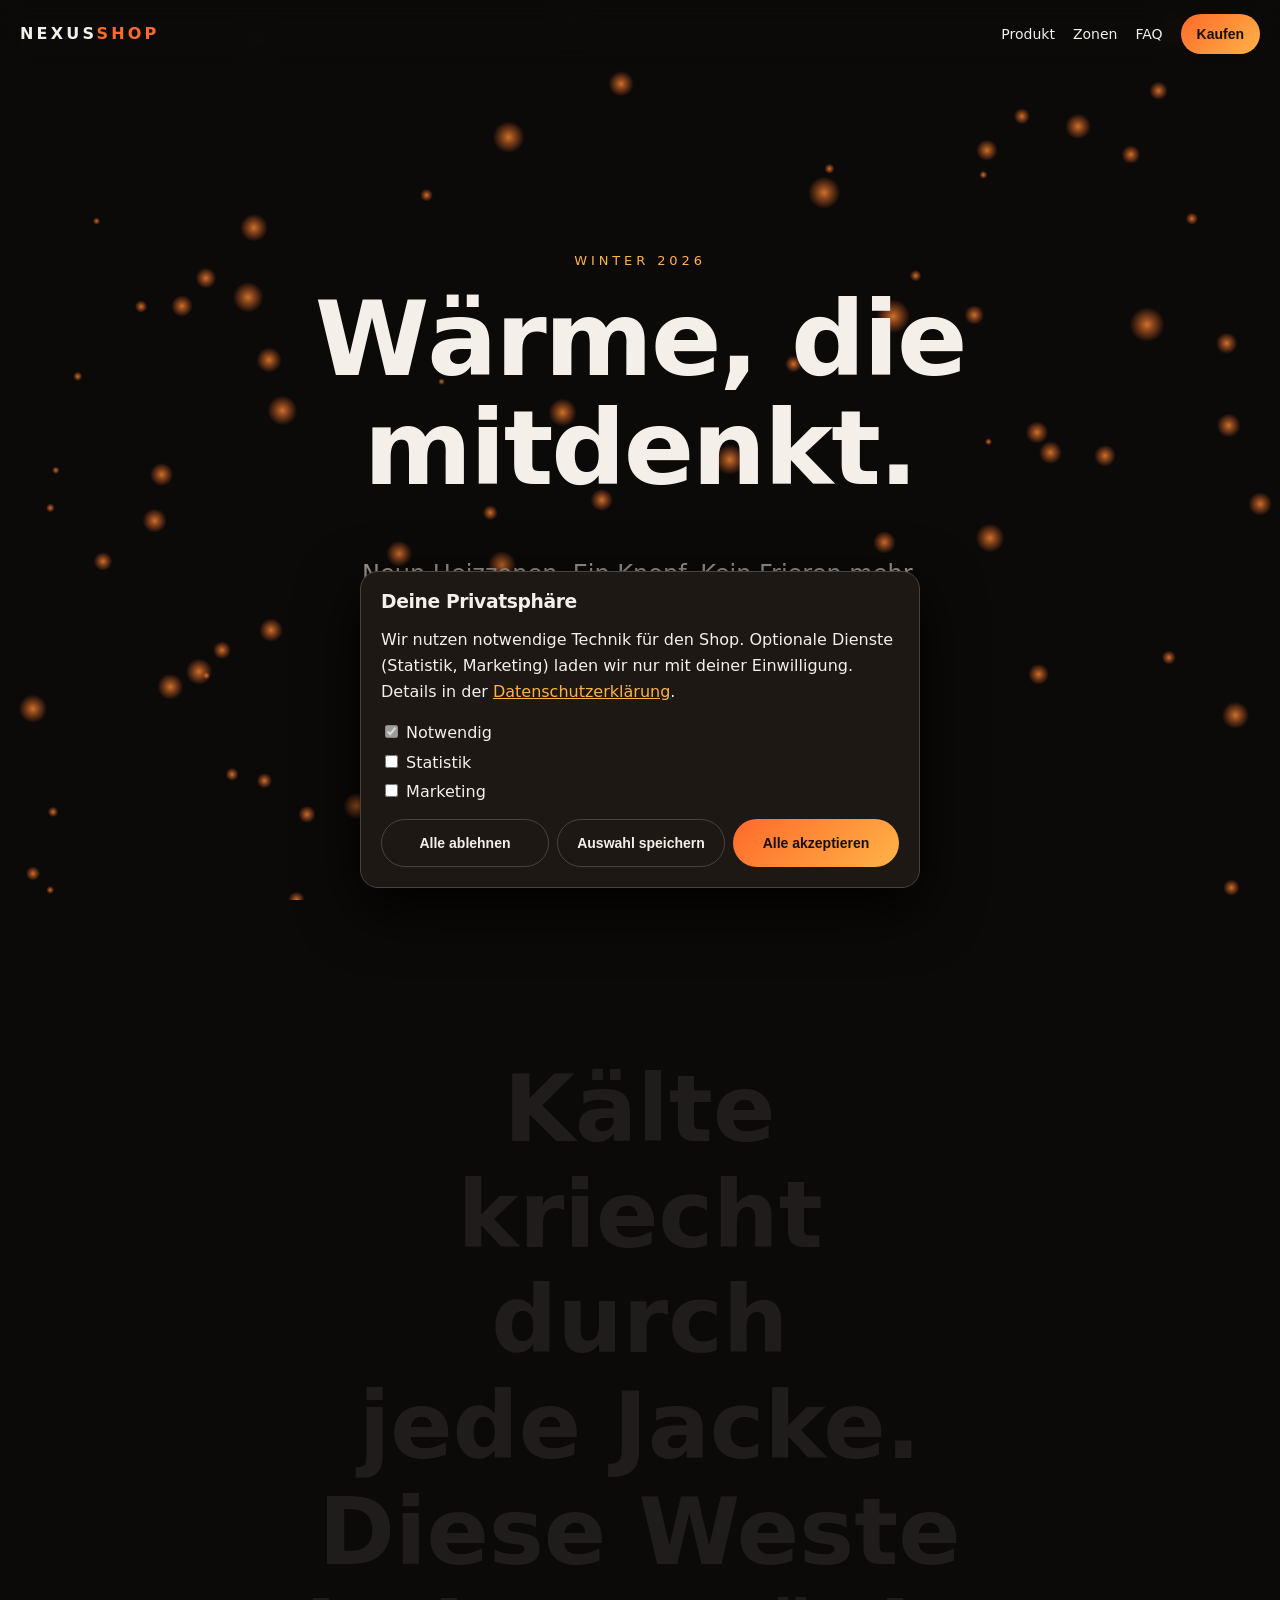
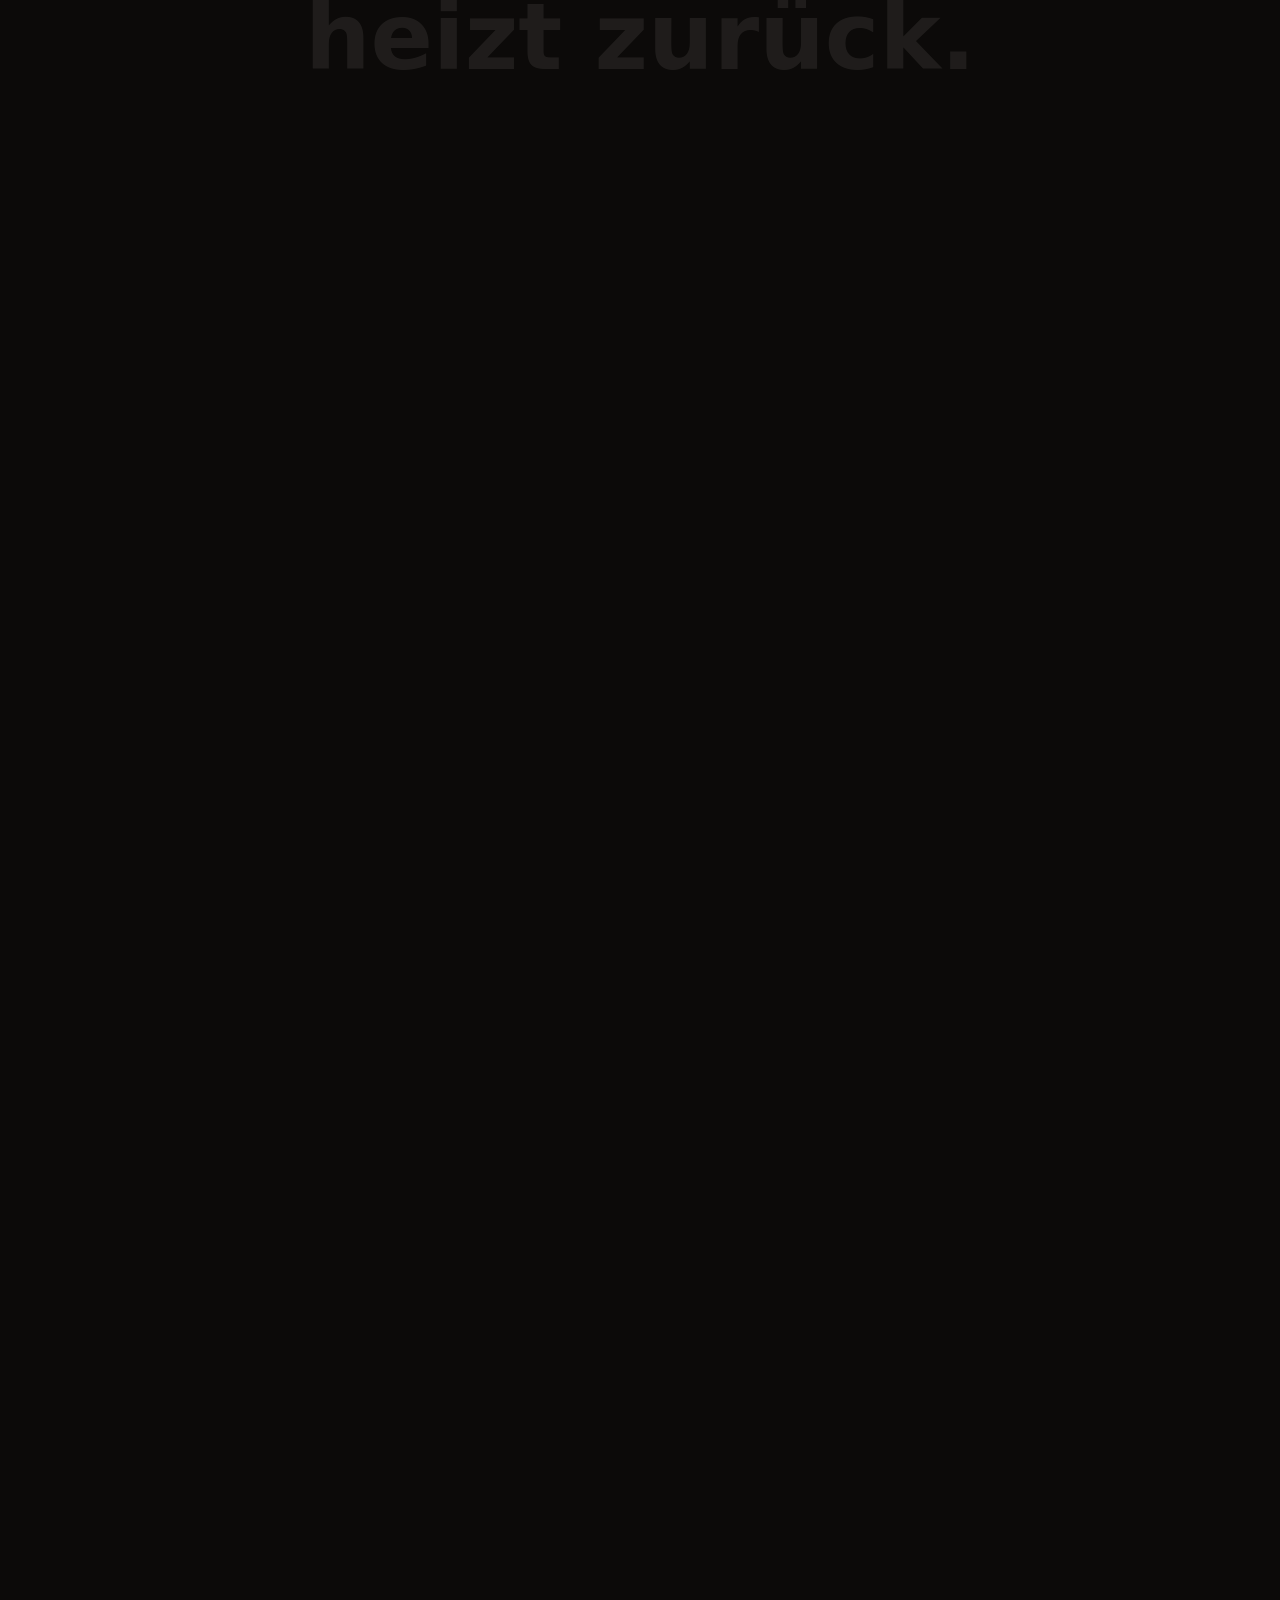
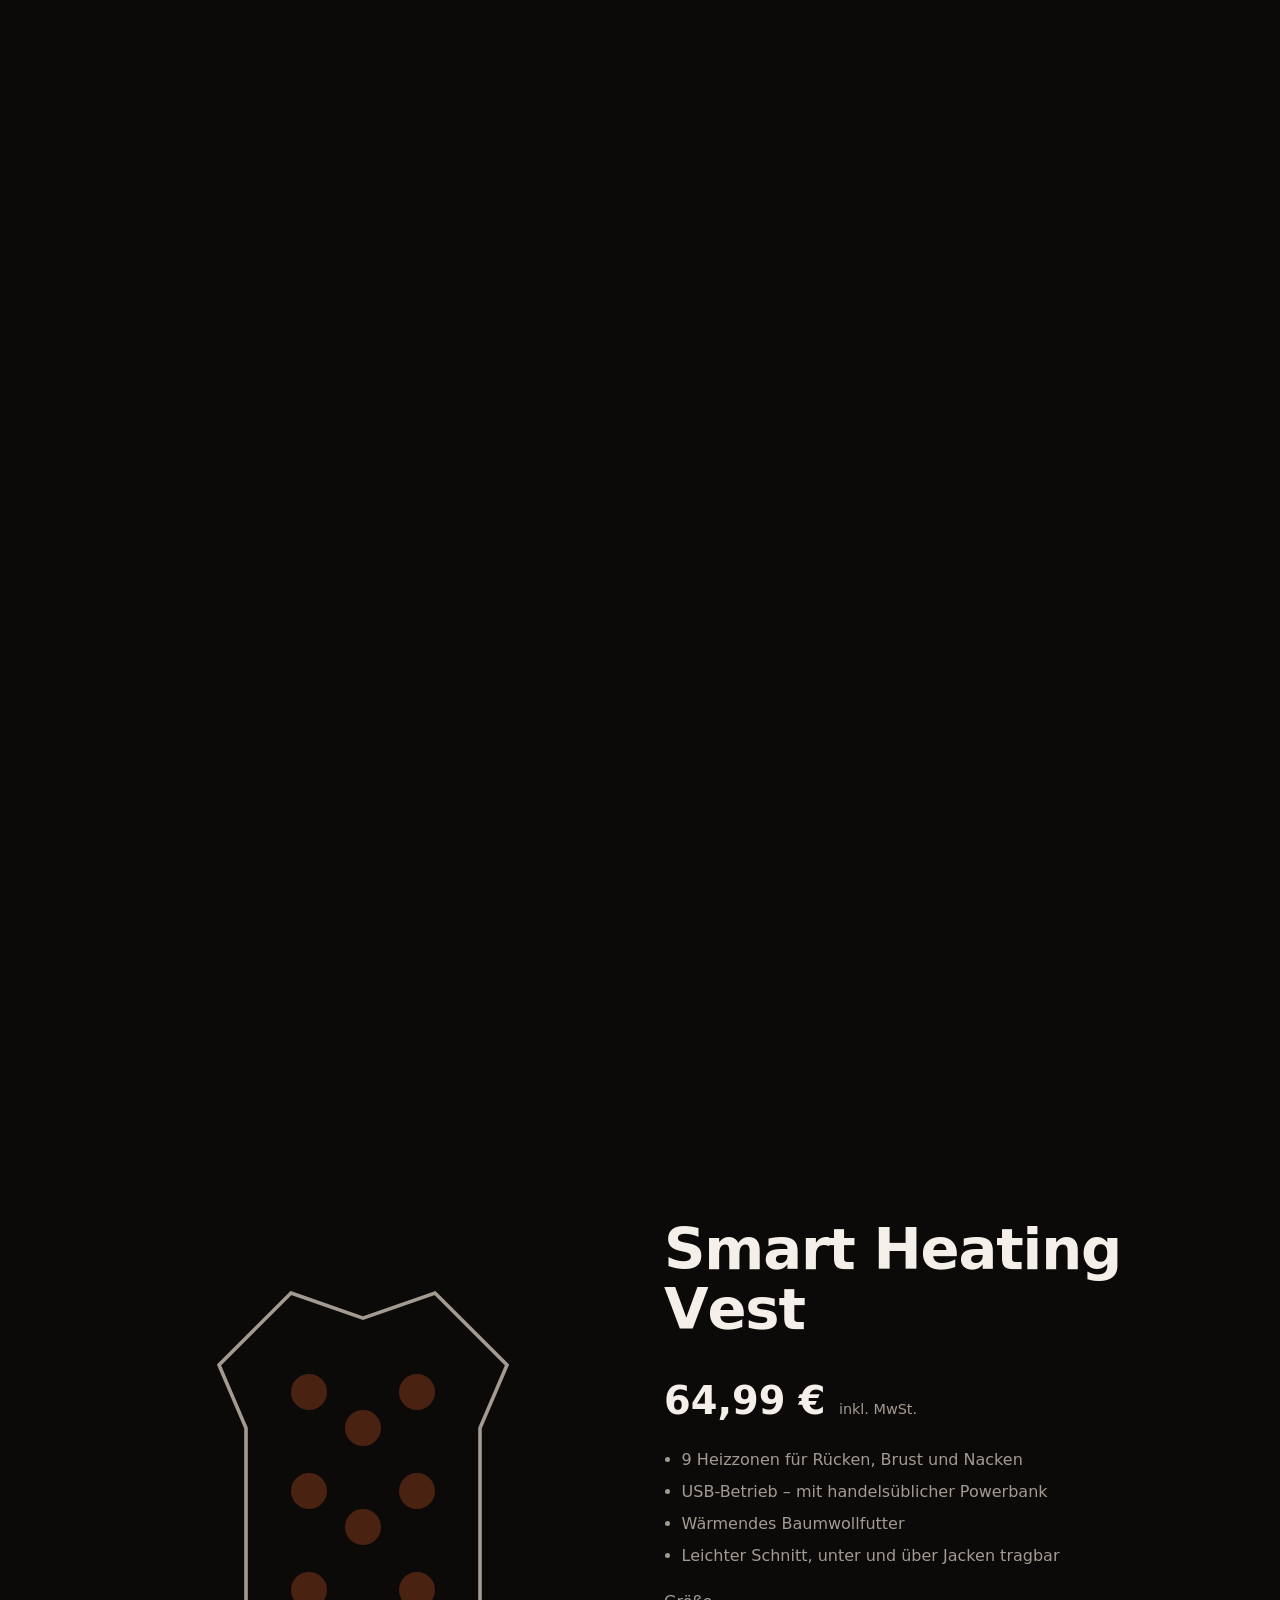
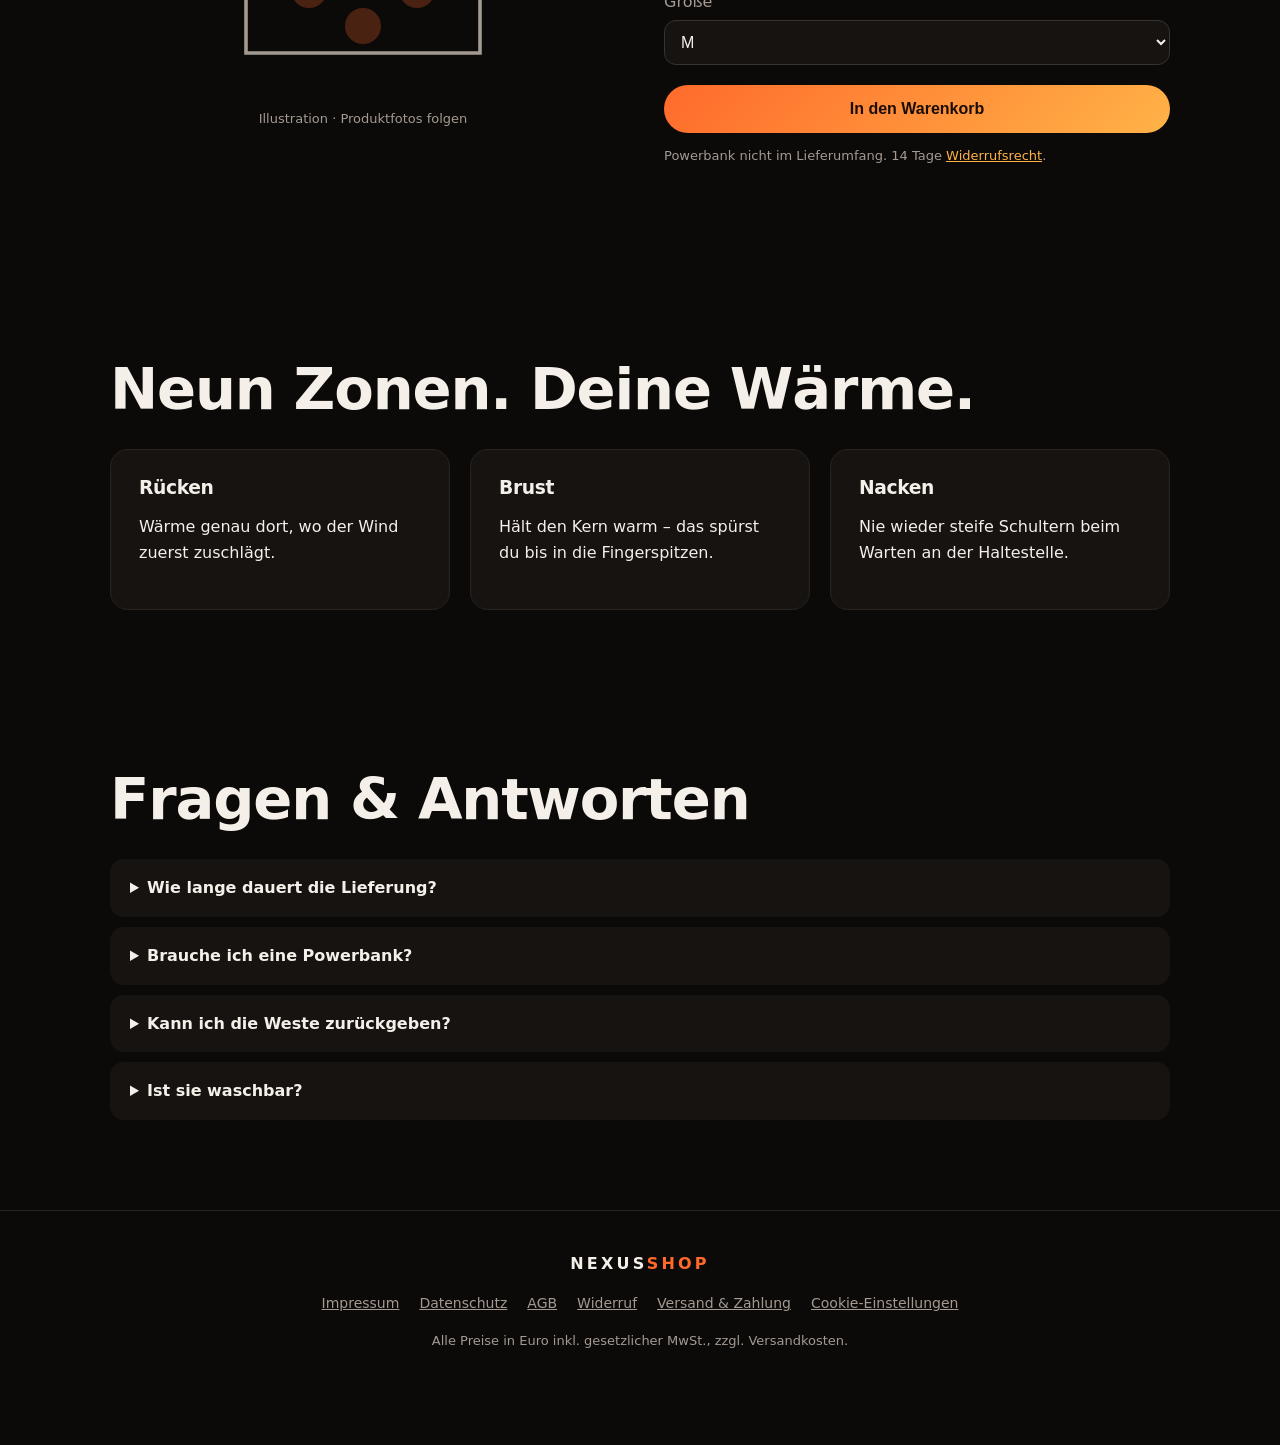
<file: NexusShop/index.html>
<!doctype html>
<html lang="de">
<head>
<meta charset="utf-8">
<meta name="viewport" content="width=device-width,initial-scale=1,viewport-fit=cover">
<title>NexusShop – Beheizbare Weste mit 9 Heizzonen</title>
<meta name="description" content="Die smarte Heizweste mit neun Heizzonen, USB-Anschluss und Baumwollfutter. Wärme auf Knopfdruck – 64,99 € inkl. MwSt.">
<meta name="theme-color" content="#0c0a09">
<link rel="stylesheet" href="css/style.css">
</head>
<body>
<div class="progress" id="progress"></div>
<header class="nav">
  <a class="logo" href="#top">NEXUS<span>SHOP</span></a>
  <nav>
    <a href="#produkt">Produkt</a><a href="#zonen">Zonen</a><a href="#faq">FAQ</a>
    <button class="btn small" data-buy>Kaufen</button>
  </nav>
</header>

<main id="top">
<section class="hero">
  <canvas id="heat" aria-hidden="true"></canvas>
  <div class="hero-inner">
    <p class="eyebrow reveal">Winter 2026</p>
    <h1 class="split" data-split>Wärme, die mitdenkt.</h1>
    <p class="lead reveal">Neun Heizzonen. Ein Knopf. Kein Frieren mehr.</p>
    <div class="reveal"><button class="btn" data-buy>Jetzt für 64,99 € sichern</button>
    <p class="micro">inkl. MwSt., zzgl. <a href="legal/versand.html">Versand</a></p></div>
  </div>
  <div class="scroll-hint">scrollen</div>
</section>

<section class="story" id="story">
  <div class="story-pin">
    <p class="word" data-w="0">Kälte</p>
    <p class="word" data-w="1">kriecht</p>
    <p class="word" data-w="2">durch</p>
    <p class="word" data-w="3">jede Jacke.</p>
    <p class="word hot" data-w="4">Diese Weste</p>
    <p class="word hot" data-w="5">heizt zurück.</p>
  </div>
</section>

<section class="product" id="produkt">
  <div class="product-visual reveal">
    <div class="vest" role="img" aria-label="Illustration der Heizweste mit neun Heizzonen">
      <svg viewBox="0 0 200 240"><path d="M60 20 L100 34 L140 20 L180 60 L165 95 L165 220 L35 220 L35 95 L20 60 Z" fill="none" stroke="currentColor" stroke-width="2"/>
      <g class="zones"><circle cx="70" cy="75" r="10"/><circle cx="130" cy="75" r="10"/><circle cx="100" cy="95" r="10"/><circle cx="70" cy="130" r="10"/><circle cx="130" cy="130" r="10"/><circle cx="100" cy="150" r="10"/><circle cx="70" cy="185" r="10"/><circle cx="130" cy="185" r="10"/><circle cx="100" cy="205" r="10"/></g></svg>
    </div>
    <p class="micro center">Illustration · Produktfotos folgen</p>
  </div>
  <div class="product-info">
    <h2 data-split>Smart Heating Vest</h2>
    <p class="price reveal">64,99 € <small>inkl. MwSt.</small></p>
    <ul class="feats reveal">
      <li>9 Heizzonen für Rücken, Brust und Nacken</li>
      <li>USB-Betrieb – mit handelsüblicher Powerbank</li>
      <li>Wärmendes Baumwollfutter</li>
      <li>Leichter Schnitt, unter und über Jacken tragbar</li>
    </ul>
    <label class="field reveal">Größe
      <select id="size"><option>M</option><option>L</option><option>XL</option><option>2XL</option><option>3XL</option></select>
    </label>
    <button class="btn wide reveal" data-buy>In den Warenkorb</button>
    <p class="micro reveal">Powerbank nicht im Lieferumfang. 14 Tage <a href="legal/widerruf.html">Widerrufsrecht</a>.</p>
    <p id="buyMsg" class="micro" role="status"></p>
  </div>
</section>

<section class="zonen" id="zonen">
  <h2 data-split>Neun Zonen. Deine Wärme.</h2>
  <div class="cards">
    <article class="card reveal"><h3>Rücken</h3><p>Wärme genau dort, wo der Wind zuerst zuschlägt.</p></article>
    <article class="card reveal"><h3>Brust</h3><p>Hält den Kern warm – das spürst du bis in die Fingerspitzen.</p></article>
    <article class="card reveal"><h3>Nacken</h3><p>Nie wieder steife Schultern beim Warten an der Haltestelle.</p></article>
  </div>
</section>

<section class="faq" id="faq">
  <h2 data-split>Fragen & Antworten</h2>
  <details class="reveal"><summary>Wie lange dauert die Lieferung?</summary><p>Da wir im Dropshipping-Verfahren versenden, kann die Lieferung mehrere Tage bis Wochen dauern. Genaue Angaben findest du unter <a href="legal/versand.html">Versand</a>.</p></details>
  <details class="reveal"><summary>Brauche ich eine Powerbank?</summary><p>Ja, die Weste wird per USB betrieben. Eine Powerbank ist nicht enthalten.</p></details>
  <details class="reveal"><summary>Kann ich die Weste zurückgeben?</summary><p>Ja, du hast ein 14-tägiges <a href="legal/widerruf.html">Widerrufsrecht</a>.</p></details>
  <details class="reveal"><summary>Ist sie waschbar?</summary><p>Bitte beachte die Pflegehinweise, die der Sendung beiliegen, und trenne vor dem Waschen den Akku/die USB-Verbindung.</p></details>
</section>
</main>

<footer class="footer">
  <div class="logo">NEXUS<span>SHOP</span></div>
  <nav>
    <a href="legal/impressum.html">Impressum</a>
    <a href="legal/datenschutz.html">Datenschutz</a>
    <a href="legal/agb.html">AGB</a>
    <a href="legal/widerruf.html">Widerruf</a>
    <a href="legal/versand.html">Versand & Zahlung</a>
    <a href="#" id="cookieSettings">Cookie-Einstellungen</a>
  </nav>
  <p class="micro">Alle Preise in Euro inkl. gesetzlicher MwSt., zzgl. Versandkosten.</p>
</footer>

<div class="cookie" id="cookie" role="dialog" aria-modal="true" aria-labelledby="ck-t" hidden>
  <h3 id="ck-t">Deine Privatsphäre</h3>
  <p>Wir nutzen notwendige Technik für den Shop. Optionale Dienste (Statistik, Marketing) laden wir nur mit deiner Einwilligung. Details in der <a href="legal/datenschutz.html">Datenschutzerklärung</a>.</p>
  <label><input type="checkbox" checked disabled> Notwendig</label>
  <label><input type="checkbox" id="ck-stats"> Statistik</label>
  <label><input type="checkbox" id="ck-mkt"> Marketing</label>
  <div class="row">
    <button class="btn ghost" id="ck-reject">Alle ablehnen</button>
    <button class="btn ghost" id="ck-save">Auswahl speichern</button>
    <button class="btn" id="ck-all">Alle akzeptieren</button>
  </div>
</div>

<script src="config.js"></script>
<script src="js/main.js"></script>
</body>
</html>
</file>
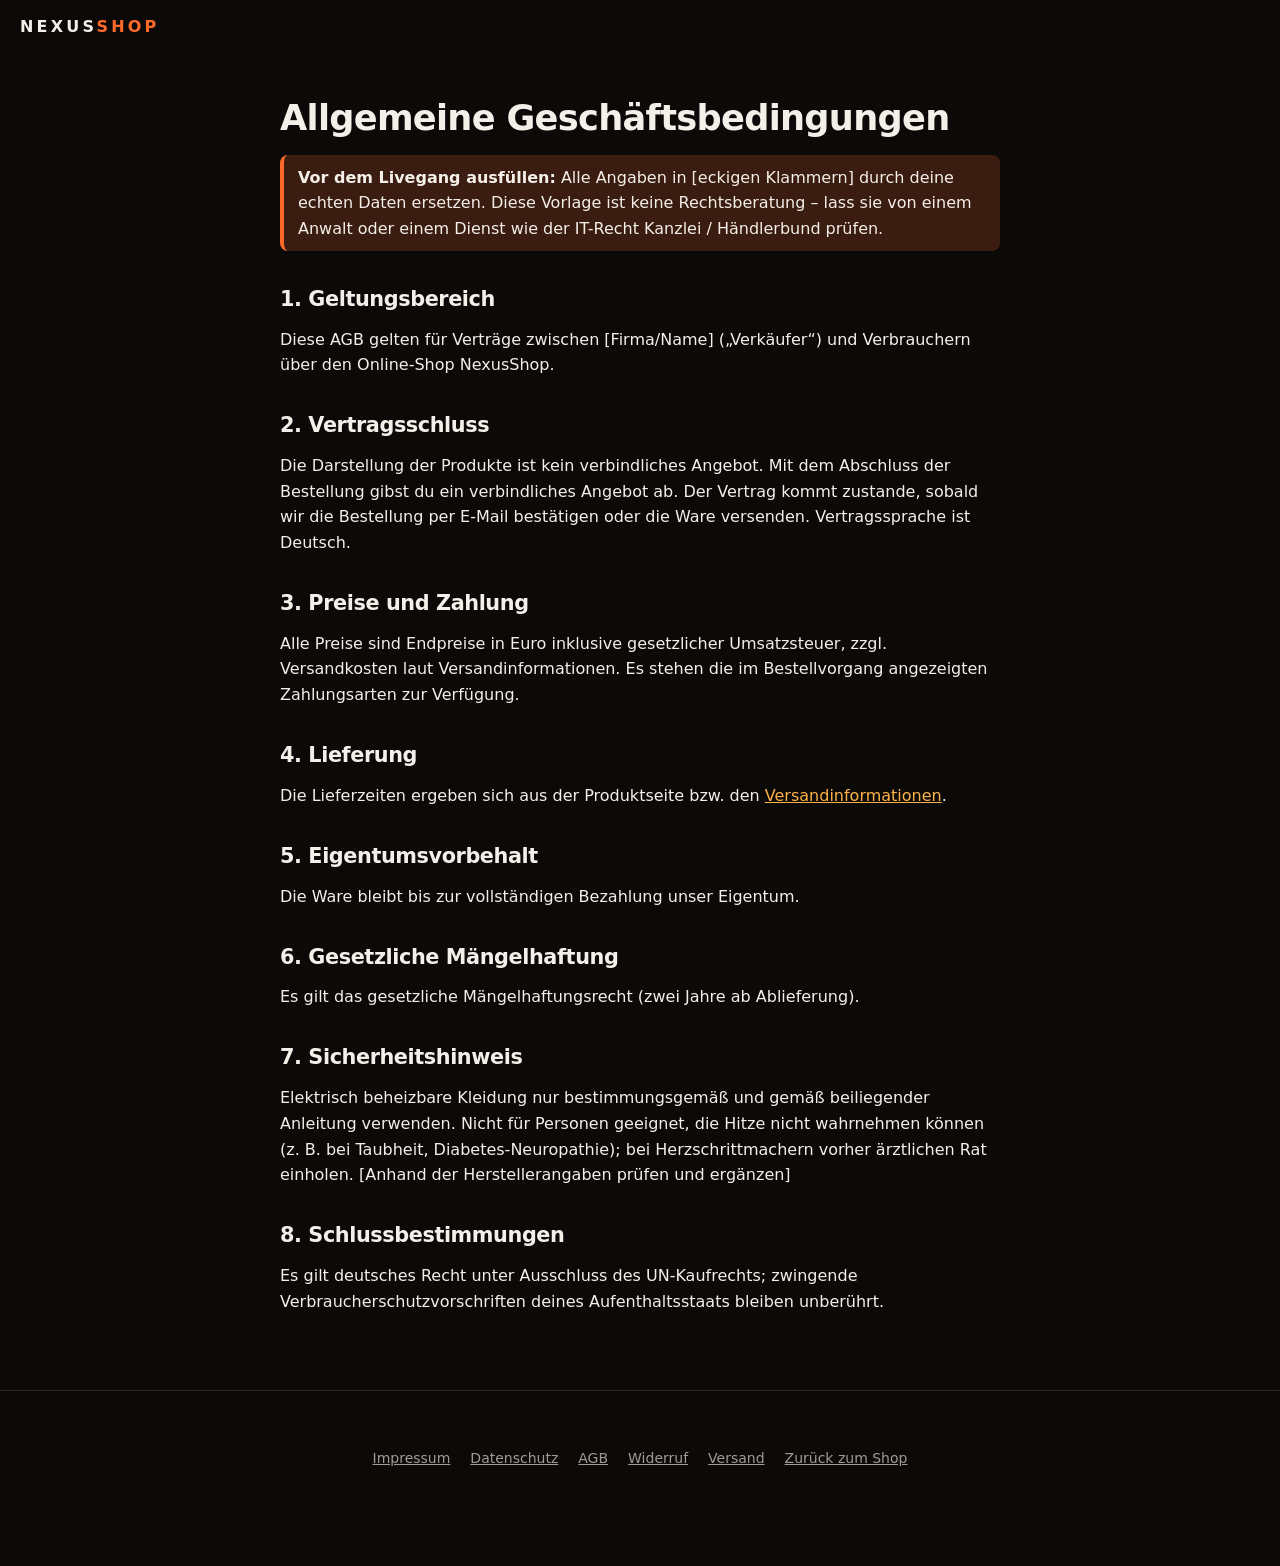
<file: NexusShop/legal/agb.html>
<!doctype html><html lang="de"><head><meta charset="utf-8"><meta name="viewport" content="width=device-width,initial-scale=1"><meta name="robots" content="noindex"><title>Allgemeine Geschäftsbedingungen – NexusShop</title><link rel="stylesheet" href="../css/style.css"></head><body>
<header class="nav"><a class="logo" href="../index.html">NEXUS<span>SHOP</span></a></header><main class="legal"><h1>Allgemeine Geschäftsbedingungen</h1>
<p class="todo"><strong>Vor dem Livegang ausfüllen:</strong> Alle Angaben in [eckigen Klammern] durch deine echten Daten ersetzen. Diese Vorlage ist keine Rechtsberatung – lass sie von einem Anwalt oder einem Dienst wie der IT-Recht Kanzlei / Händlerbund prüfen.</p>
<h2>1. Geltungsbereich</h2><p>Diese AGB gelten für Verträge zwischen [Firma/Name] („Verkäufer“) und Verbrauchern über den Online-Shop NexusShop.</p>
<h2>2. Vertragsschluss</h2><p>Die Darstellung der Produkte ist kein verbindliches Angebot. Mit dem Abschluss der Bestellung gibst du ein verbindliches Angebot ab. Der Vertrag kommt zustande, sobald wir die Bestellung per E-Mail bestätigen oder die Ware versenden. Vertragssprache ist Deutsch.</p>
<h2>3. Preise und Zahlung</h2><p>Alle Preise sind Endpreise in Euro inklusive gesetzlicher Umsatzsteuer, zzgl. Versandkosten laut Versandinformationen. Es stehen die im Bestellvorgang angezeigten Zahlungsarten zur Verfügung.</p>
<h2>4. Lieferung</h2><p>Die Lieferzeiten ergeben sich aus der Produktseite bzw. den <a href="versand.html">Versandinformationen</a>.</p>
<h2>5. Eigentumsvorbehalt</h2><p>Die Ware bleibt bis zur vollständigen Bezahlung unser Eigentum.</p>
<h2>6. Gesetzliche Mängelhaftung</h2><p>Es gilt das gesetzliche Mängelhaftungsrecht (zwei Jahre ab Ablieferung).</p>
<h2>7. Sicherheitshinweis</h2><p>Elektrisch beheizbare Kleidung nur bestimmungsgemäß und gemäß beiliegender Anleitung verwenden. Nicht für Personen geeignet, die Hitze nicht wahrnehmen können (z. B. bei Taubheit, Diabetes-Neuropathie); bei Herzschrittmachern vorher ärztlichen Rat einholen. [Anhand der Herstellerangaben prüfen und ergänzen]</p>
<h2>8. Schlussbestimmungen</h2><p>Es gilt deutsches Recht unter Ausschluss des UN-Kaufrechts; zwingende Verbraucherschutzvorschriften deines Aufenthaltsstaats bleiben unberührt.</p></main><footer class="footer"><nav><a href="impressum.html">Impressum</a><a href="datenschutz.html">Datenschutz</a><a href="agb.html">AGB</a><a href="widerruf.html">Widerruf</a><a href="versand.html">Versand</a><a href="../index.html">Zurück zum Shop</a></nav></footer></body></html>
</file>
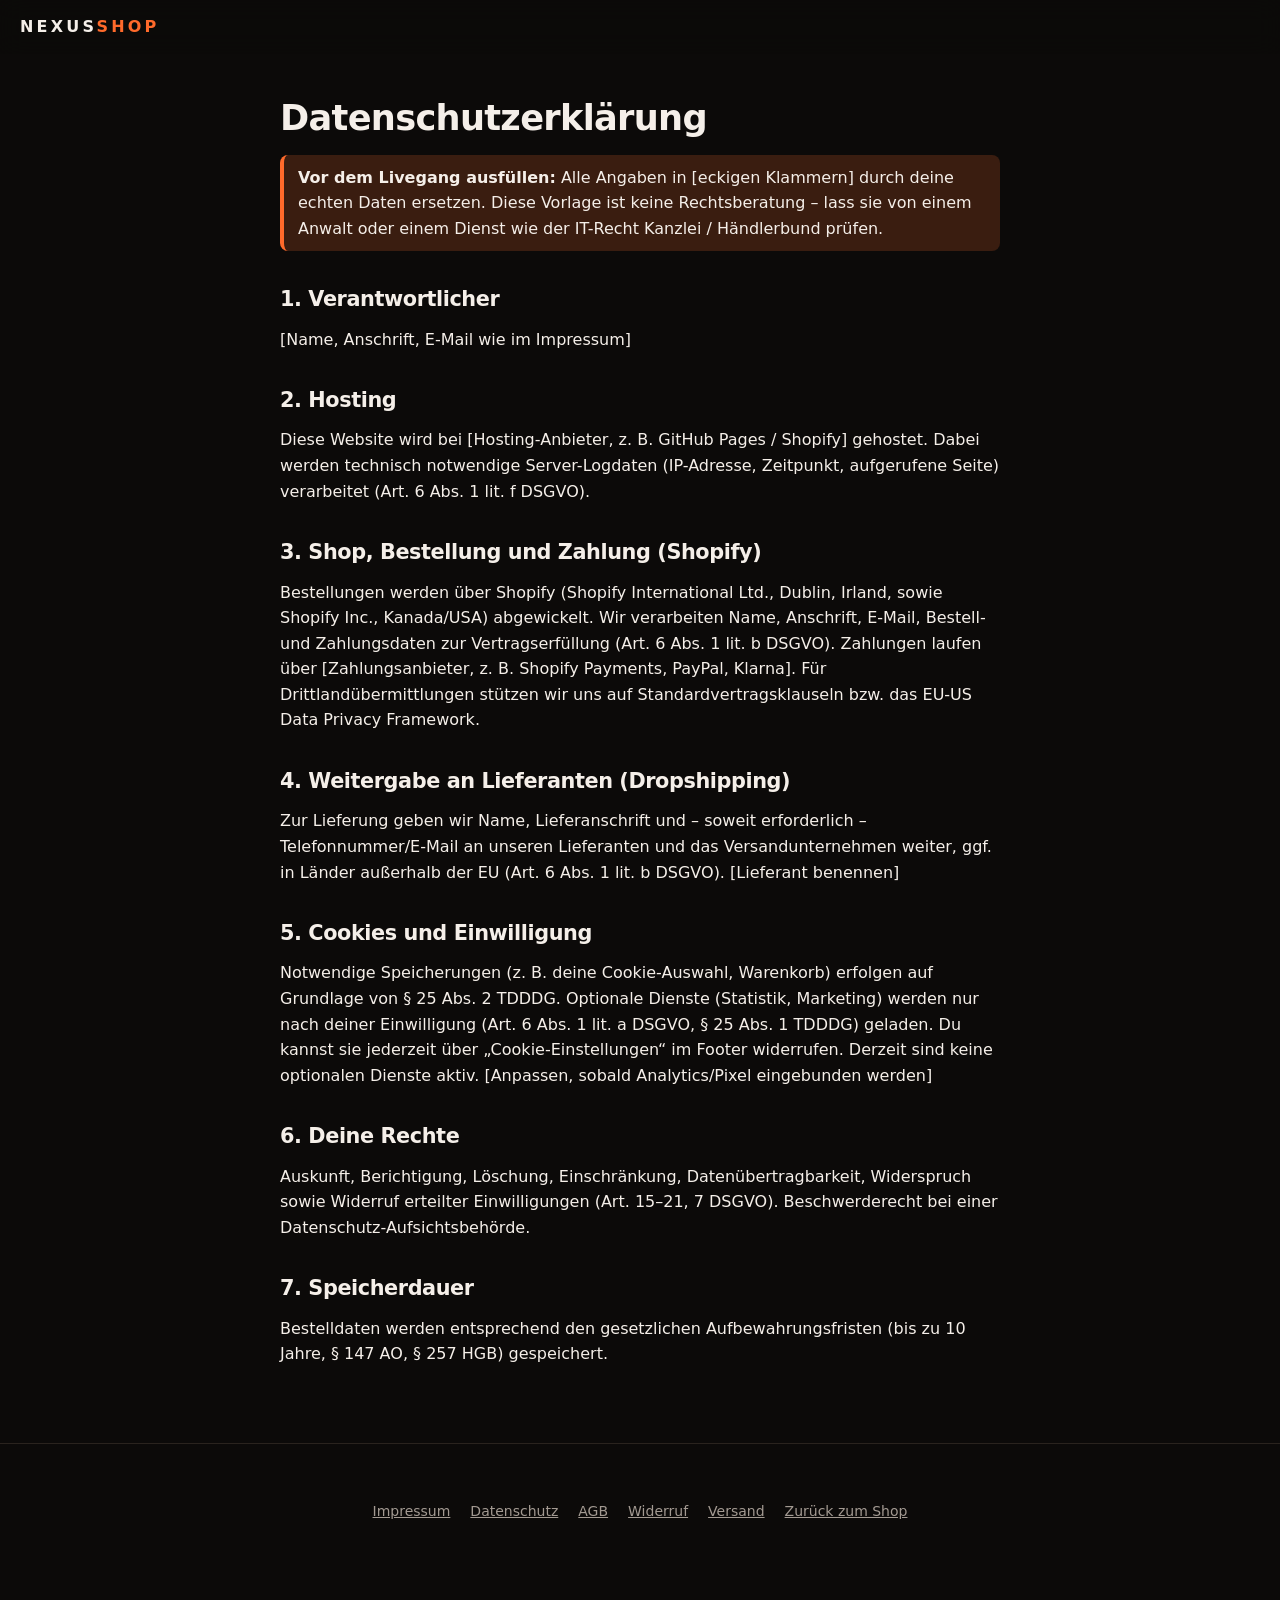
<file: NexusShop/legal/datenschutz.html>
<!doctype html><html lang="de"><head><meta charset="utf-8"><meta name="viewport" content="width=device-width,initial-scale=1"><meta name="robots" content="noindex"><title>Datenschutzerklärung – NexusShop</title><link rel="stylesheet" href="../css/style.css"></head><body>
<header class="nav"><a class="logo" href="../index.html">NEXUS<span>SHOP</span></a></header><main class="legal"><h1>Datenschutzerklärung</h1>
<p class="todo"><strong>Vor dem Livegang ausfüllen:</strong> Alle Angaben in [eckigen Klammern] durch deine echten Daten ersetzen. Diese Vorlage ist keine Rechtsberatung – lass sie von einem Anwalt oder einem Dienst wie der IT-Recht Kanzlei / Händlerbund prüfen.</p>
<h2>1. Verantwortlicher</h2><p>[Name, Anschrift, E-Mail wie im Impressum]</p>
<h2>2. Hosting</h2><p>Diese Website wird bei [Hosting-Anbieter, z. B. GitHub Pages / Shopify] gehostet. Dabei werden technisch notwendige Server-Logdaten (IP-Adresse, Zeitpunkt, aufgerufene Seite) verarbeitet (Art. 6 Abs. 1 lit. f DSGVO).</p>
<h2>3. Shop, Bestellung und Zahlung (Shopify)</h2><p>Bestellungen werden über Shopify (Shopify International Ltd., Dublin, Irland, sowie Shopify Inc., Kanada/USA) abgewickelt. Wir verarbeiten Name, Anschrift, E-Mail, Bestell- und Zahlungsdaten zur Vertragserfüllung (Art. 6 Abs. 1 lit. b DSGVO). Zahlungen laufen über [Zahlungsanbieter, z. B. Shopify Payments, PayPal, Klarna]. Für Drittlandübermittlungen stützen wir uns auf Standardvertragsklauseln bzw. das EU-US Data Privacy Framework.</p>
<h2>4. Weitergabe an Lieferanten (Dropshipping)</h2><p>Zur Lieferung geben wir Name, Lieferanschrift und – soweit erforderlich – Telefonnummer/E-Mail an unseren Lieferanten und das Versandunternehmen weiter, ggf. in Länder außerhalb der EU (Art. 6 Abs. 1 lit. b DSGVO). [Lieferant benennen]</p>
<h2>5. Cookies und Einwilligung</h2><p>Notwendige Speicherungen (z. B. deine Cookie-Auswahl, Warenkorb) erfolgen auf Grundlage von § 25 Abs. 2 TDDDG. Optionale Dienste (Statistik, Marketing) werden nur nach deiner Einwilligung (Art. 6 Abs. 1 lit. a DSGVO, § 25 Abs. 1 TDDDG) geladen. Du kannst sie jederzeit über „Cookie-Einstellungen“ im Footer widerrufen. Derzeit sind keine optionalen Dienste aktiv. [Anpassen, sobald Analytics/Pixel eingebunden werden]</p>
<h2>6. Deine Rechte</h2><p>Auskunft, Berichtigung, Löschung, Einschränkung, Datenübertragbarkeit, Widerspruch sowie Widerruf erteilter Einwilligungen (Art. 15–21, 7 DSGVO). Beschwerderecht bei einer Datenschutz-Aufsichtsbehörde.</p>
<h2>7. Speicherdauer</h2><p>Bestelldaten werden entsprechend den gesetzlichen Aufbewahrungsfristen (bis zu 10 Jahre, § 147 AO, § 257 HGB) gespeichert.</p></main><footer class="footer"><nav><a href="impressum.html">Impressum</a><a href="datenschutz.html">Datenschutz</a><a href="agb.html">AGB</a><a href="widerruf.html">Widerruf</a><a href="versand.html">Versand</a><a href="../index.html">Zurück zum Shop</a></nav></footer></body></html>
</file>
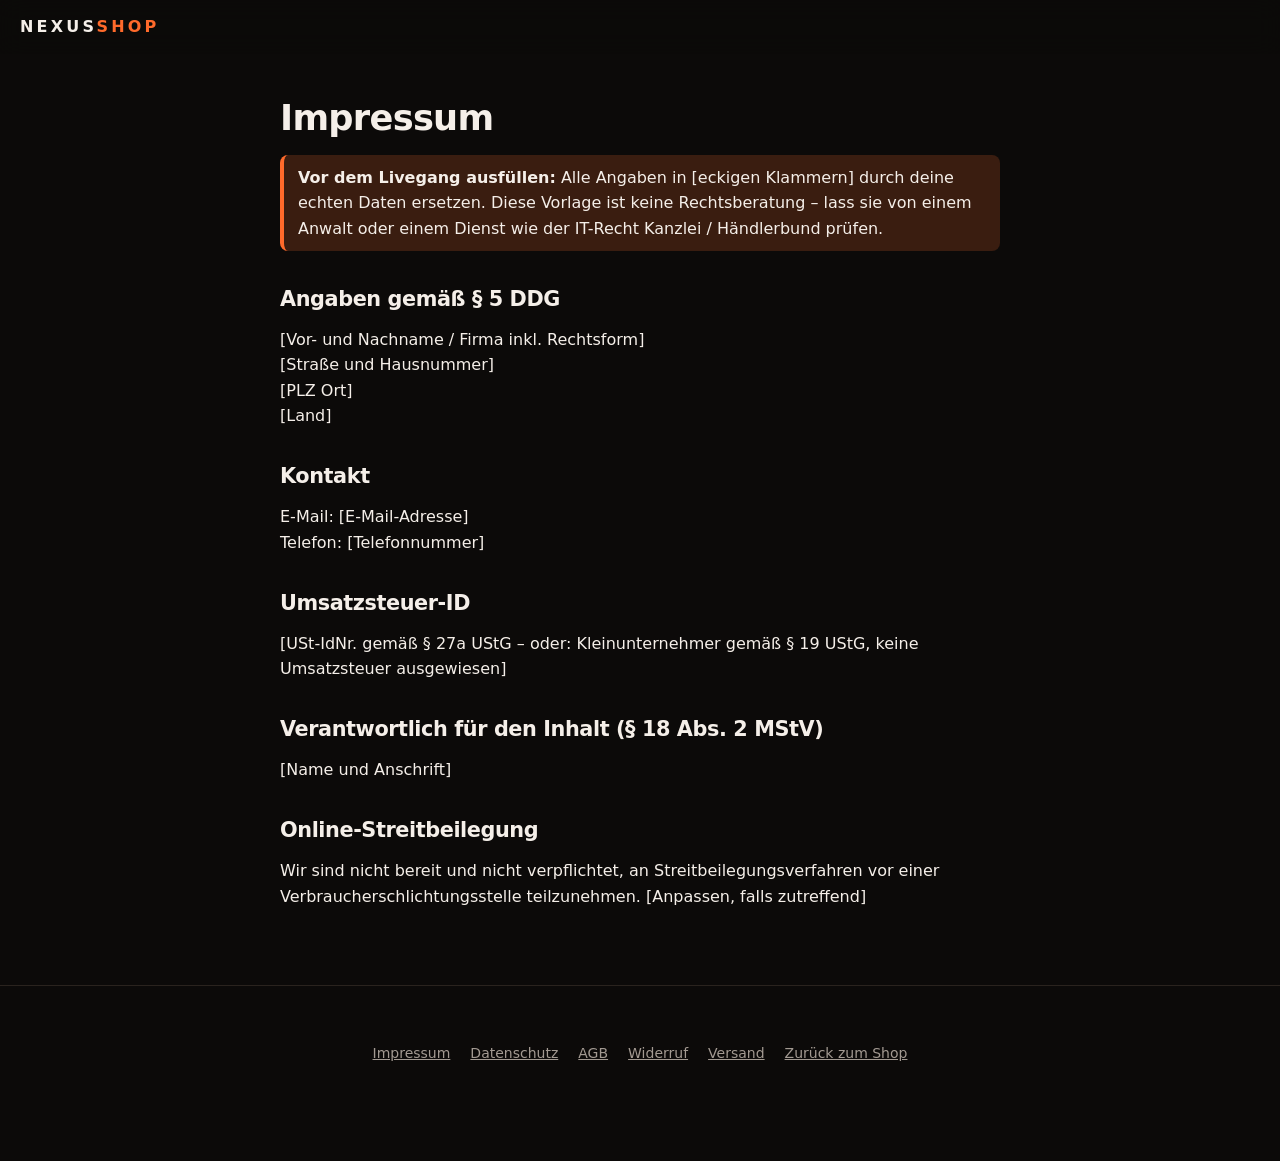
<file: NexusShop/legal/impressum.html>
<!doctype html><html lang="de"><head><meta charset="utf-8"><meta name="viewport" content="width=device-width,initial-scale=1"><meta name="robots" content="noindex"><title>Impressum – NexusShop</title><link rel="stylesheet" href="../css/style.css"></head><body>
<header class="nav"><a class="logo" href="../index.html">NEXUS<span>SHOP</span></a></header><main class="legal"><h1>Impressum</h1>
<p class="todo"><strong>Vor dem Livegang ausfüllen:</strong> Alle Angaben in [eckigen Klammern] durch deine echten Daten ersetzen. Diese Vorlage ist keine Rechtsberatung – lass sie von einem Anwalt oder einem Dienst wie der IT-Recht Kanzlei / Händlerbund prüfen.</p>
<h2>Angaben gemäß § 5 DDG</h2><p>[Vor- und Nachname / Firma inkl. Rechtsform]<br>[Straße und Hausnummer]<br>[PLZ Ort]<br>[Land]</p>
<h2>Kontakt</h2><p>E-Mail: [E-Mail-Adresse]<br>Telefon: [Telefonnummer]</p>
<h2>Umsatzsteuer-ID</h2><p>[USt-IdNr. gemäß § 27a UStG – oder: Kleinunternehmer gemäß § 19 UStG, keine Umsatzsteuer ausgewiesen]</p>
<h2>Verantwortlich für den Inhalt (§ 18 Abs. 2 MStV)</h2><p>[Name und Anschrift]</p>
<h2>Online-Streitbeilegung</h2><p>Wir sind nicht bereit und nicht verpflichtet, an Streitbeilegungsverfahren vor einer Verbraucherschlichtungsstelle teilzunehmen. [Anpassen, falls zutreffend]</p></main><footer class="footer"><nav><a href="impressum.html">Impressum</a><a href="datenschutz.html">Datenschutz</a><a href="agb.html">AGB</a><a href="widerruf.html">Widerruf</a><a href="versand.html">Versand</a><a href="../index.html">Zurück zum Shop</a></nav></footer></body></html>
</file>
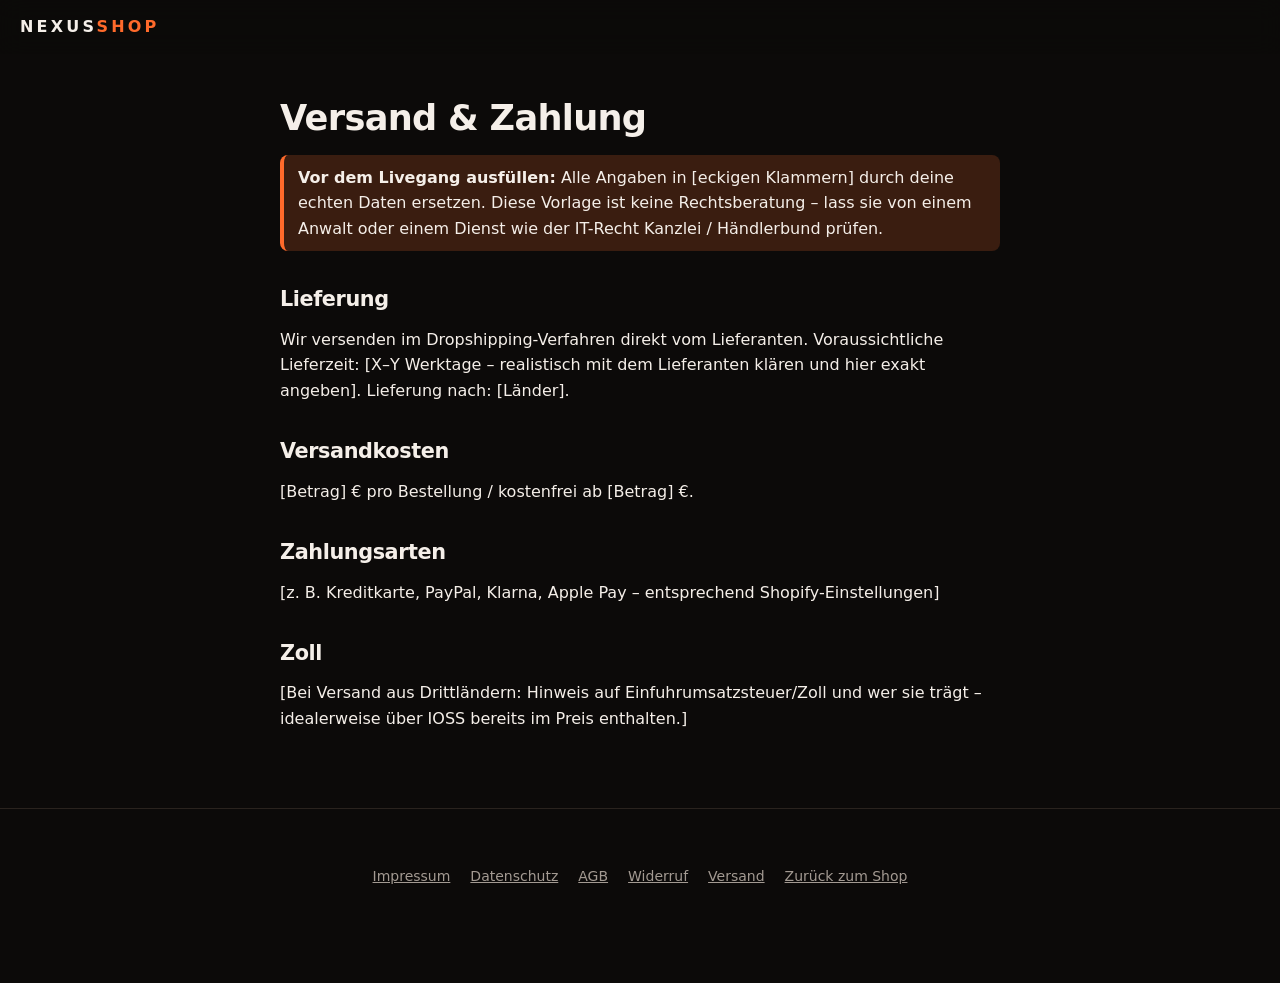
<file: NexusShop/legal/versand.html>
<!doctype html><html lang="de"><head><meta charset="utf-8"><meta name="viewport" content="width=device-width,initial-scale=1"><meta name="robots" content="noindex"><title>Versand & Zahlung – NexusShop</title><link rel="stylesheet" href="../css/style.css"></head><body>
<header class="nav"><a class="logo" href="../index.html">NEXUS<span>SHOP</span></a></header><main class="legal"><h1>Versand & Zahlung</h1>
<p class="todo"><strong>Vor dem Livegang ausfüllen:</strong> Alle Angaben in [eckigen Klammern] durch deine echten Daten ersetzen. Diese Vorlage ist keine Rechtsberatung – lass sie von einem Anwalt oder einem Dienst wie der IT-Recht Kanzlei / Händlerbund prüfen.</p>
<h2>Lieferung</h2><p>Wir versenden im Dropshipping-Verfahren direkt vom Lieferanten. Voraussichtliche Lieferzeit: [X–Y Werktage – realistisch mit dem Lieferanten klären und hier exakt angeben]. Lieferung nach: [Länder].</p>
<h2>Versandkosten</h2><p>[Betrag] € pro Bestellung / kostenfrei ab [Betrag] €.</p>
<h2>Zahlungsarten</h2><p>[z. B. Kreditkarte, PayPal, Klarna, Apple Pay – entsprechend Shopify-Einstellungen]</p>
<h2>Zoll</h2><p>[Bei Versand aus Drittländern: Hinweis auf Einfuhrumsatzsteuer/Zoll und wer sie trägt – idealerweise über IOSS bereits im Preis enthalten.]</p></main><footer class="footer"><nav><a href="impressum.html">Impressum</a><a href="datenschutz.html">Datenschutz</a><a href="agb.html">AGB</a><a href="widerruf.html">Widerruf</a><a href="versand.html">Versand</a><a href="../index.html">Zurück zum Shop</a></nav></footer></body></html>
</file>
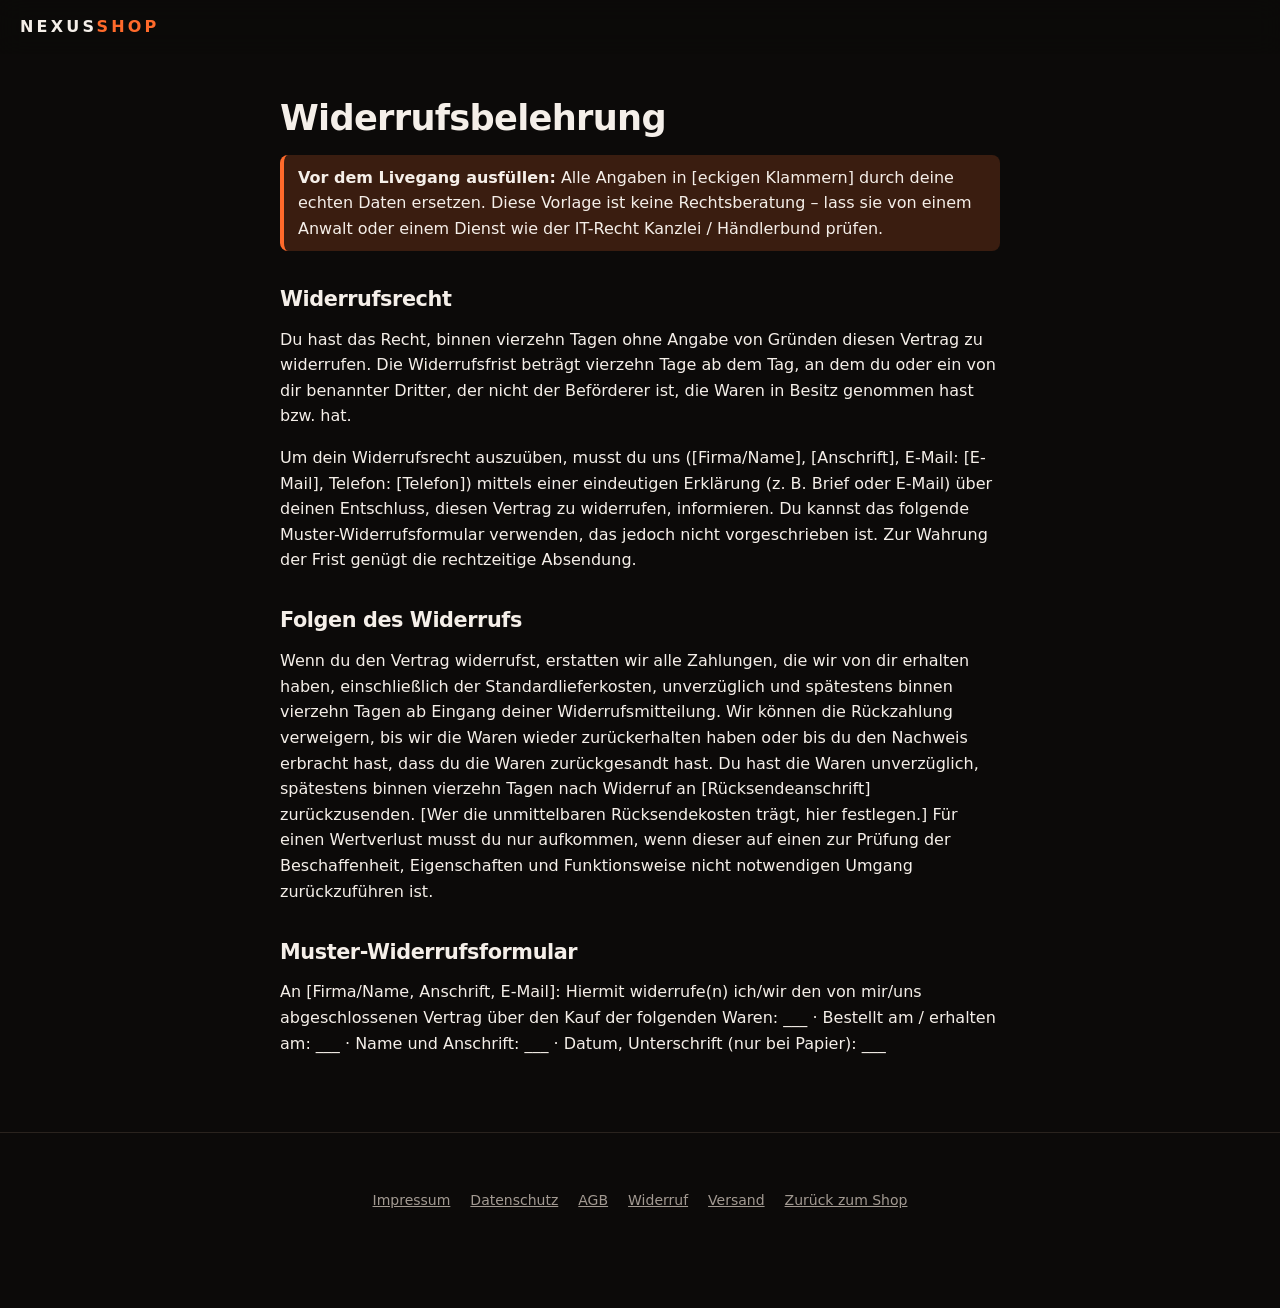
<file: NexusShop/legal/widerruf.html>
<!doctype html><html lang="de"><head><meta charset="utf-8"><meta name="viewport" content="width=device-width,initial-scale=1"><meta name="robots" content="noindex"><title>Widerrufsbelehrung – NexusShop</title><link rel="stylesheet" href="../css/style.css"></head><body>
<header class="nav"><a class="logo" href="../index.html">NEXUS<span>SHOP</span></a></header><main class="legal"><h1>Widerrufsbelehrung</h1>
<p class="todo"><strong>Vor dem Livegang ausfüllen:</strong> Alle Angaben in [eckigen Klammern] durch deine echten Daten ersetzen. Diese Vorlage ist keine Rechtsberatung – lass sie von einem Anwalt oder einem Dienst wie der IT-Recht Kanzlei / Händlerbund prüfen.</p>
<h2>Widerrufsrecht</h2><p>Du hast das Recht, binnen vierzehn Tagen ohne Angabe von Gründen diesen Vertrag zu widerrufen. Die Widerrufsfrist beträgt vierzehn Tage ab dem Tag, an dem du oder ein von dir benannter Dritter, der nicht der Beförderer ist, die Waren in Besitz genommen hast bzw. hat.</p>
<p>Um dein Widerrufsrecht auszuüben, musst du uns ([Firma/Name], [Anschrift], E-Mail: [E-Mail], Telefon: [Telefon]) mittels einer eindeutigen Erklärung (z. B. Brief oder E-Mail) über deinen Entschluss, diesen Vertrag zu widerrufen, informieren. Du kannst das folgende Muster-Widerrufsformular verwenden, das jedoch nicht vorgeschrieben ist. Zur Wahrung der Frist genügt die rechtzeitige Absendung.</p>
<h2>Folgen des Widerrufs</h2><p>Wenn du den Vertrag widerrufst, erstatten wir alle Zahlungen, die wir von dir erhalten haben, einschließlich der Standardlieferkosten, unverzüglich und spätestens binnen vierzehn Tagen ab Eingang deiner Widerrufsmitteilung. Wir können die Rückzahlung verweigern, bis wir die Waren wieder zurückerhalten haben oder bis du den Nachweis erbracht hast, dass du die Waren zurückgesandt hast. Du hast die Waren unverzüglich, spätestens binnen vierzehn Tagen nach Widerruf an [Rücksendeanschrift] zurückzusenden. [Wer die unmittelbaren Rücksendekosten trägt, hier festlegen.] Für einen Wertverlust musst du nur aufkommen, wenn dieser auf einen zur Prüfung der Beschaffenheit, Eigenschaften und Funktionsweise nicht notwendigen Umgang zurückzuführen ist.</p>
<h2>Muster-Widerrufsformular</h2><p>An [Firma/Name, Anschrift, E-Mail]: Hiermit widerrufe(n) ich/wir den von mir/uns abgeschlossenen Vertrag über den Kauf der folgenden Waren: ___ · Bestellt am / erhalten am: ___ · Name und Anschrift: ___ · Datum, Unterschrift (nur bei Papier): ___</p></main><footer class="footer"><nav><a href="impressum.html">Impressum</a><a href="datenschutz.html">Datenschutz</a><a href="agb.html">AGB</a><a href="widerruf.html">Widerruf</a><a href="versand.html">Versand</a><a href="../index.html">Zurück zum Shop</a></nav></footer></body></html>
</file>
<file: NexusShop/css/style.css>
:root{--bg:#0c0a09;--fg:#f5efe9;--mut:#a39a92;--hot:#ff6a2b;--hot2:#ffb347;--card:#171310;--r:18px}
*{box-sizing:border-box}html{scroll-behavior:smooth}
body{margin:0;background:var(--bg);color:var(--fg);font:16px/1.6 system-ui,-apple-system,"Segoe UI",Roboto,sans-serif;-webkit-text-size-adjust:100%}
a{color:var(--hot2)}h1,h2,h3{line-height:1.05;margin:0 0 .5em;letter-spacing:-.02em}
.progress{position:fixed;top:0;left:0;height:3px;width:0;background:linear-gradient(90deg,var(--hot),var(--hot2));z-index:50}
.nav{position:fixed;top:0;left:0;right:0;display:flex;justify-content:space-between;align-items:center;padding:14px max(20px,env(safe-area-inset-right)) 14px max(20px,env(safe-area-inset-left));background:rgba(12,10,9,.7);backdrop-filter:blur(12px);z-index:40}
.nav nav{display:flex;gap:18px;align-items:center}.nav nav a{color:var(--fg);text-decoration:none;font-size:14px}
.logo{font-weight:800;letter-spacing:.2em;color:var(--fg);text-decoration:none}.logo span{color:var(--hot)}
.btn{background:linear-gradient(135deg,var(--hot),var(--hot2));color:#1a0d05;border:0;border-radius:999px;padding:14px 26px;font-weight:700;font-size:16px;cursor:pointer;min-height:48px}
.btn.small{padding:8px 16px;min-height:40px;font-size:14px}.btn.wide{width:100%}
.btn.ghost{background:transparent;color:var(--fg);border:1px solid #4a423c}
.btn:focus-visible,a:focus-visible,summary:focus-visible,select:focus-visible{outline:3px solid var(--hot2);outline-offset:2px}
.hero{position:relative;min-height:100svh;display:grid;place-items:center;text-align:center;overflow:hidden;padding:110px 20px 60px}
#heat{position:absolute;inset:0;width:100%;height:100%}
.hero-inner{position:relative;max-width:900px}
.hero h1{font-size:clamp(2.6rem,10vw,6.5rem)}
.eyebrow{text-transform:uppercase;letter-spacing:.3em;color:var(--hot2);font-size:13px}
.lead{font-size:clamp(1.1rem,3vw,1.5rem);color:var(--mut)}
.micro{font-size:13px;color:var(--mut)}.center{text-align:center}
.scroll-hint{position:absolute;bottom:20px;left:50%;transform:translateX(-50%);color:var(--mut);font-size:12px;letter-spacing:.3em;text-transform:uppercase}
.story{height:380vh;position:relative}
.story-pin{position:sticky;top:0;height:100svh;display:flex;flex-direction:column;justify-content:center;align-items:center;padding:20px}
.word{font-size:clamp(2.2rem,9vw,6rem);font-weight:800;margin:0;line-height:1.1;opacity:.08;transform:translateY(24px) scale(.96);transition:opacity .4s,transform .4s,color .4s}
.word.on{opacity:1;transform:none}.word.hot.on{color:var(--hot)}
.product{display:grid;grid-template-columns:1fr 1fr;gap:48px;max-width:1100px;margin:0 auto;padding:100px 20px;align-items:center}
.vest{color:var(--mut);max-width:360px;margin:auto}.vest svg{width:100%}
.zones circle{fill:var(--hot);opacity:.25;animation:pulse 2.4s infinite}
.zones circle:nth-child(odd){animation-delay:.6s}.zones circle:nth-child(3n){animation-delay:1.2s}
@keyframes pulse{50%{opacity:.95;filter:drop-shadow(0 0 6px var(--hot))}}
.product h2,.zonen h2,.faq h2{font-size:clamp(2rem,6vw,3.6rem)}
.price{font-size:2.4rem;font-weight:800;margin:.2em 0}.price small{font-size:.9rem;color:var(--mut);font-weight:400}
.feats{padding-left:1.1em;color:var(--mut)}.feats li{margin:.4em 0}
.field{display:block;margin:20px 0;color:var(--mut)}
select{display:block;width:100%;margin-top:6px;padding:12px;border-radius:12px;background:var(--card);color:var(--fg);border:1px solid #3a322c;font-size:16px}
.zonen,.faq{max-width:1100px;margin:0 auto;padding:80px 20px}
.cards{display:grid;grid-template-columns:repeat(auto-fit,minmax(240px,1fr));gap:20px}
.card{background:var(--card);border-radius:var(--r);padding:28px;border:1px solid #2a231e}
details{background:var(--card);border-radius:14px;padding:16px 20px;margin:10px 0}summary{cursor:pointer;font-weight:600}
.footer{border-top:1px solid #2a231e;padding:40px 20px 80px;text-align:center}
.footer nav{display:flex;flex-wrap:wrap;gap:8px 20px;justify-content:center;margin:16px 0}.footer nav a{color:var(--mut);font-size:14px}
.reveal{opacity:0;transform:translateY(30px);transition:opacity .8s,transform .8s}.reveal.in{opacity:1;transform:none}
[data-split] .ch{display:inline-block;opacity:0;transform:translateY(.6em) rotate(4deg);transition:opacity .6s,transform .6s}
[data-split].in .ch{opacity:1;transform:none}
.cookie{position:fixed;left:12px;right:12px;bottom:calc(12px + env(safe-area-inset-bottom));max-width:560px;margin:auto;background:#1d1814;border:1px solid #4a423c;border-radius:var(--r);padding:20px;z-index:100;box-shadow:0 20px 60px #000}
.cookie[hidden]{display:none}.cookie label{display:block;margin:4px 0}.cookie .row{display:flex;flex-wrap:wrap;gap:8px;margin-top:14px}.cookie .btn{flex:1;padding:10px 14px;font-size:14px}
.legal{max-width:760px;margin:0 auto;padding:100px 20px 60px}.legal h1{font-size:2.2rem}.legal h2{font-size:1.3rem;margin-top:1.8em}.legal .todo{background:#3a1d10;border-left:4px solid var(--hot);padding:10px 14px;border-radius:8px}
@media(max-width:760px){.product{grid-template-columns:1fr;gap:24px;padding:70px 20px}.nav nav a{display:none}.story{height:320vh}}
@media(prefers-reduced-motion:reduce){*{animation:none!important;transition:none!important;scroll-behavior:auto}.reveal,[data-split] .ch{opacity:1;transform:none}.word{opacity:1;transform:none}}
</file>
